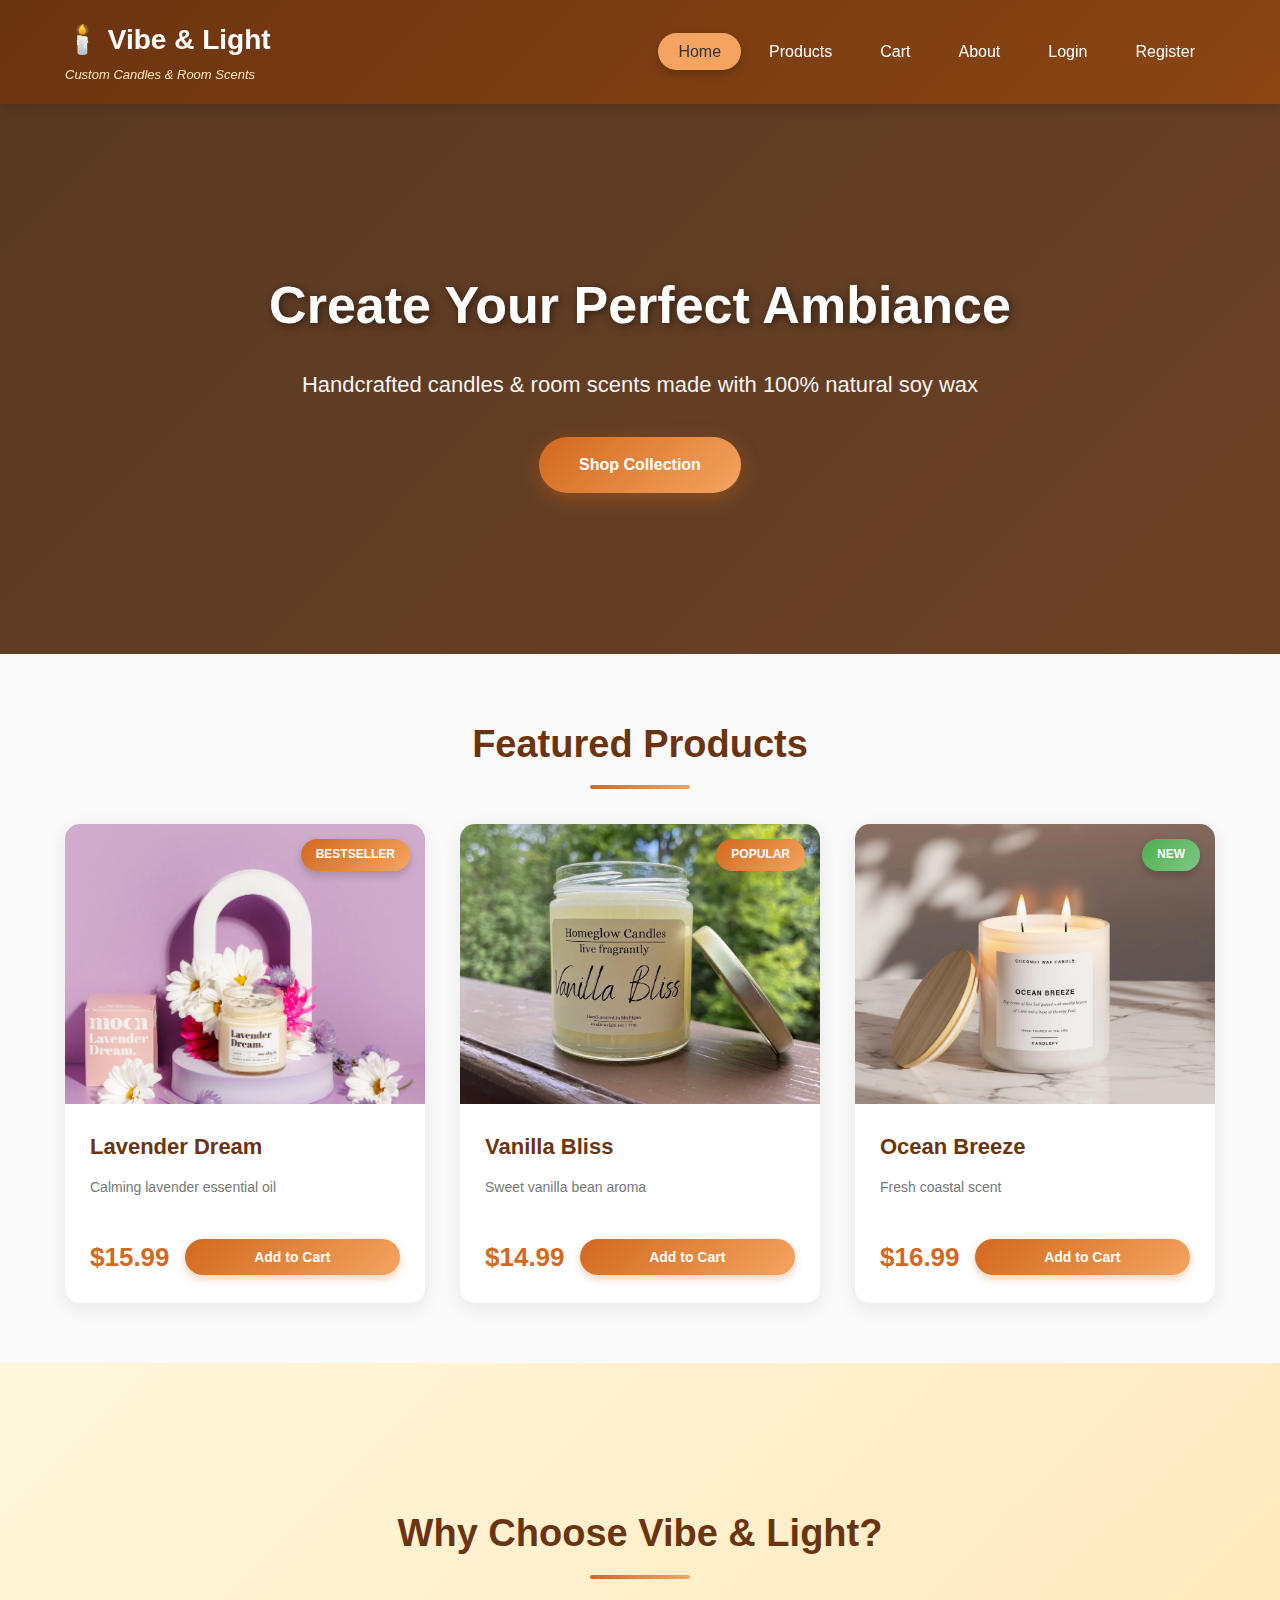
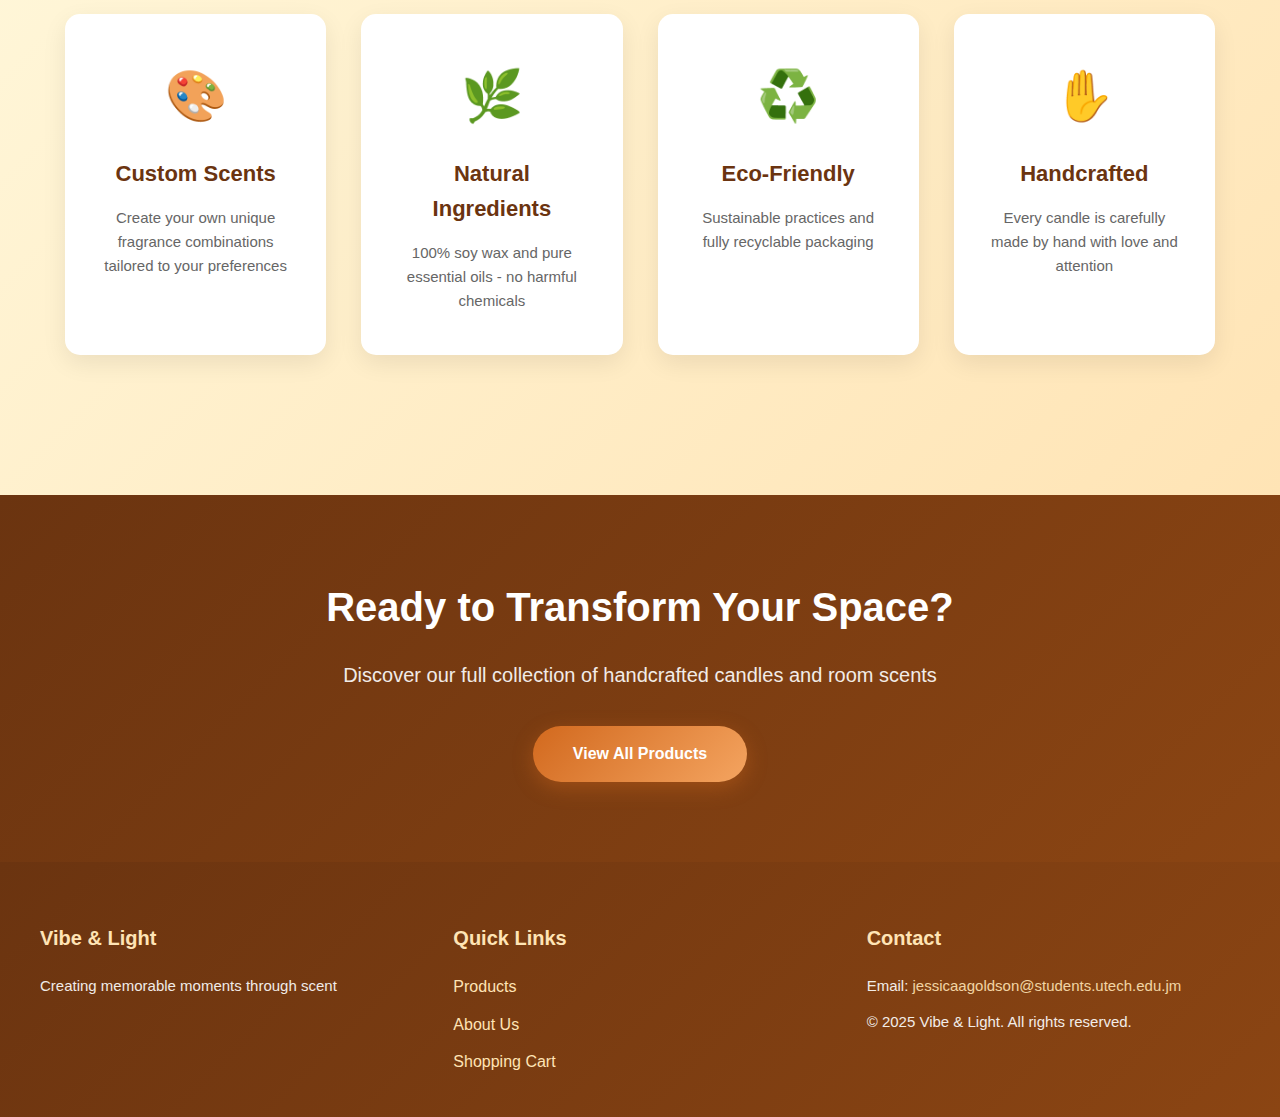
<file: index.html>
<!DOCTYPE html>
<html lang="en">
<head>
    <meta charset="UTF-8">
    <meta name="viewport" content="width=device-width, initial-scale=1.0">
    <meta name="description" content="Vibe & Light - Custom handcrafted candles and room scents">
    <title>Vibe & Light - Custom Candles & Room Scents</title>
    <link rel="stylesheet" href="style.css">
</head>
<body>
    <!-- Navigation -->
    <nav>
        <div class="nav-container">
            <div class="logo">
                <h1>🕯️ Vibe & Light</h1>
                <p>Custom Candles & Room Scents</p>
            </div>
            <ul>
                <li><a href="index.html" class="active">Home</a></li>
                <li><a href="products.html">Products</a></li>
                <li><a href="cart.html">Cart</a></li>
                <li><a href="about.html">About</a></li>
                <li><a href="login.html">Login</a></li>
                <li><a href="register.html">Register</a></li>
            </ul>
        </div>
    </nav>

    <!-- Hero Section -->
    <section class="hero">
        <div class="hero-overlay"></div>
        <div class="hero-content">
            <h2>Create Your Perfect Ambiance</h2>
            <p>Handcrafted candles & room scents made with 100% natural soy wax</p>
            <a href="products.html" class="btn-primary">Shop Collection</a>
        </div>
    </section>

    <!-- Featured Products -->
    <section class="container">
        <h2 class="section-title">Featured Products</h2>
        <div class="products-grid">
            <div class="product-card">
                <div class="product-image">
                    <img src="Assets/lavender_dream.jpg" alt="Lavender Dream Candle">
                    <span class="badge">Bestseller</span>
                </div>
                <div class="product-info">
                    <h3>Lavender Dream</h3>
                    <p class="description">Calming lavender essential oil</p>
                    <div class="product-footer">
                        <p class="price">$15.99</p>
                        <button class="btn-cart" onclick="addToCart('Lavender Dream', 15.99)">Add to Cart</button>
                    </div>
                </div>
            </div>

            <div class="product-card">
                <div class="product-image">
                    <img src="Assets/Vanilla_Bliss.jpg" alt="Vanilla Bliss Candle">
                    <span class="badge">Popular</span>
                </div>
                <div class="product-info">
                    <h3>Vanilla Bliss</h3>
                    <p class="description">Sweet vanilla bean aroma</p>
                    <div class="product-footer">
                        <p class="price">$14.99</p>
                        <button class="btn-cart" onclick="addToCart('Vanilla Bliss', 14.99)">Add to Cart</button>
                    </div>
                </div>
            </div>

            <div class="product-card">
                <div class="product-image">
                    <img src="Assets/Ocean_Breeze.jpg" alt="Ocean Breeze Candle">
                    <span class="badge new">New</span>
                </div>
                <div class="product-info">
                    <h3>Ocean Breeze</h3>
                    <p class="description">Fresh coastal scent</p>
                    <div class="product-footer">
                        <p class="price">$16.99</p>
                        <button class="btn-cart" onclick="addToCart('Ocean Breeze', 16.99)">Add to Cart</button>
                    </div>
                </div>
            </div>
        </div>
    </section>

    <!-- Features Section -->
    <section class="features-section">
        <div class="container">
            <h2 class="section-title">Why Choose Vibe & Light?</h2>
            <div class="features-grid">
                <div class="feature-card">
                    <div class="feature-icon">🎨</div>
                    <h3>Custom Scents</h3>
                    <p>Create your own unique fragrance combinations tailored to your preferences</p>
                </div>
                <div class="feature-card">
                    <div class="feature-icon">🌿</div>
                    <h3>Natural Ingredients</h3>
                    <p>100% soy wax and pure essential oils - no harmful chemicals</p>
                </div>
                <div class="feature-card">
                    <div class="feature-icon">♻️</div>
                    <h3>Eco-Friendly</h3>
                    <p>Sustainable practices and fully recyclable packaging</p>
                </div>
                <div class="feature-card">
                    <div class="feature-icon">✋</div>
                    <h3>Handcrafted</h3>
                    <p>Every candle is carefully made by hand with love and attention</p>
                </div>
            </div>
        </div>
    </section>

    <!-- CTA Section -->
    <section class="cta-section">
        <div class="cta-content">
            <h2>Ready to Transform Your Space?</h2>
            <p>Discover our full collection of handcrafted candles and room scents</p>
            <a href="products.html" class="btn-primary">View All Products</a>
        </div>
    </section>

    <!-- Footer -->
    <footer>
        <div class="footer-content">
            <div class="footer-section">
                <h3>Vibe & Light</h3>
                <p>Creating memorable moments through scent</p>
            </div>
            <div class="footer-section">
                <h3>Quick Links</h3>
                <ul>
                    <li><a href="products.html">Products</a></li>
                    <li><a href="about.html">About Us</a></li>
                    <li><a href="cart.html">Shopping Cart</a></li>
                </ul>
            </div>
            <div class="footer-section">
                <h3>Contact</h3>
                <p>Email: <a href="mailto:jessicaagoldson@students.utech.edu.jm">jessicaagoldson@students.utech.edu.jm</a></p>
                <p>&copy; 2025 Vibe & Light. All rights reserved.</p>
            </div>
        </div>
    </footer>

    <script src="script.js"></script>
</body>
</html>
</file>
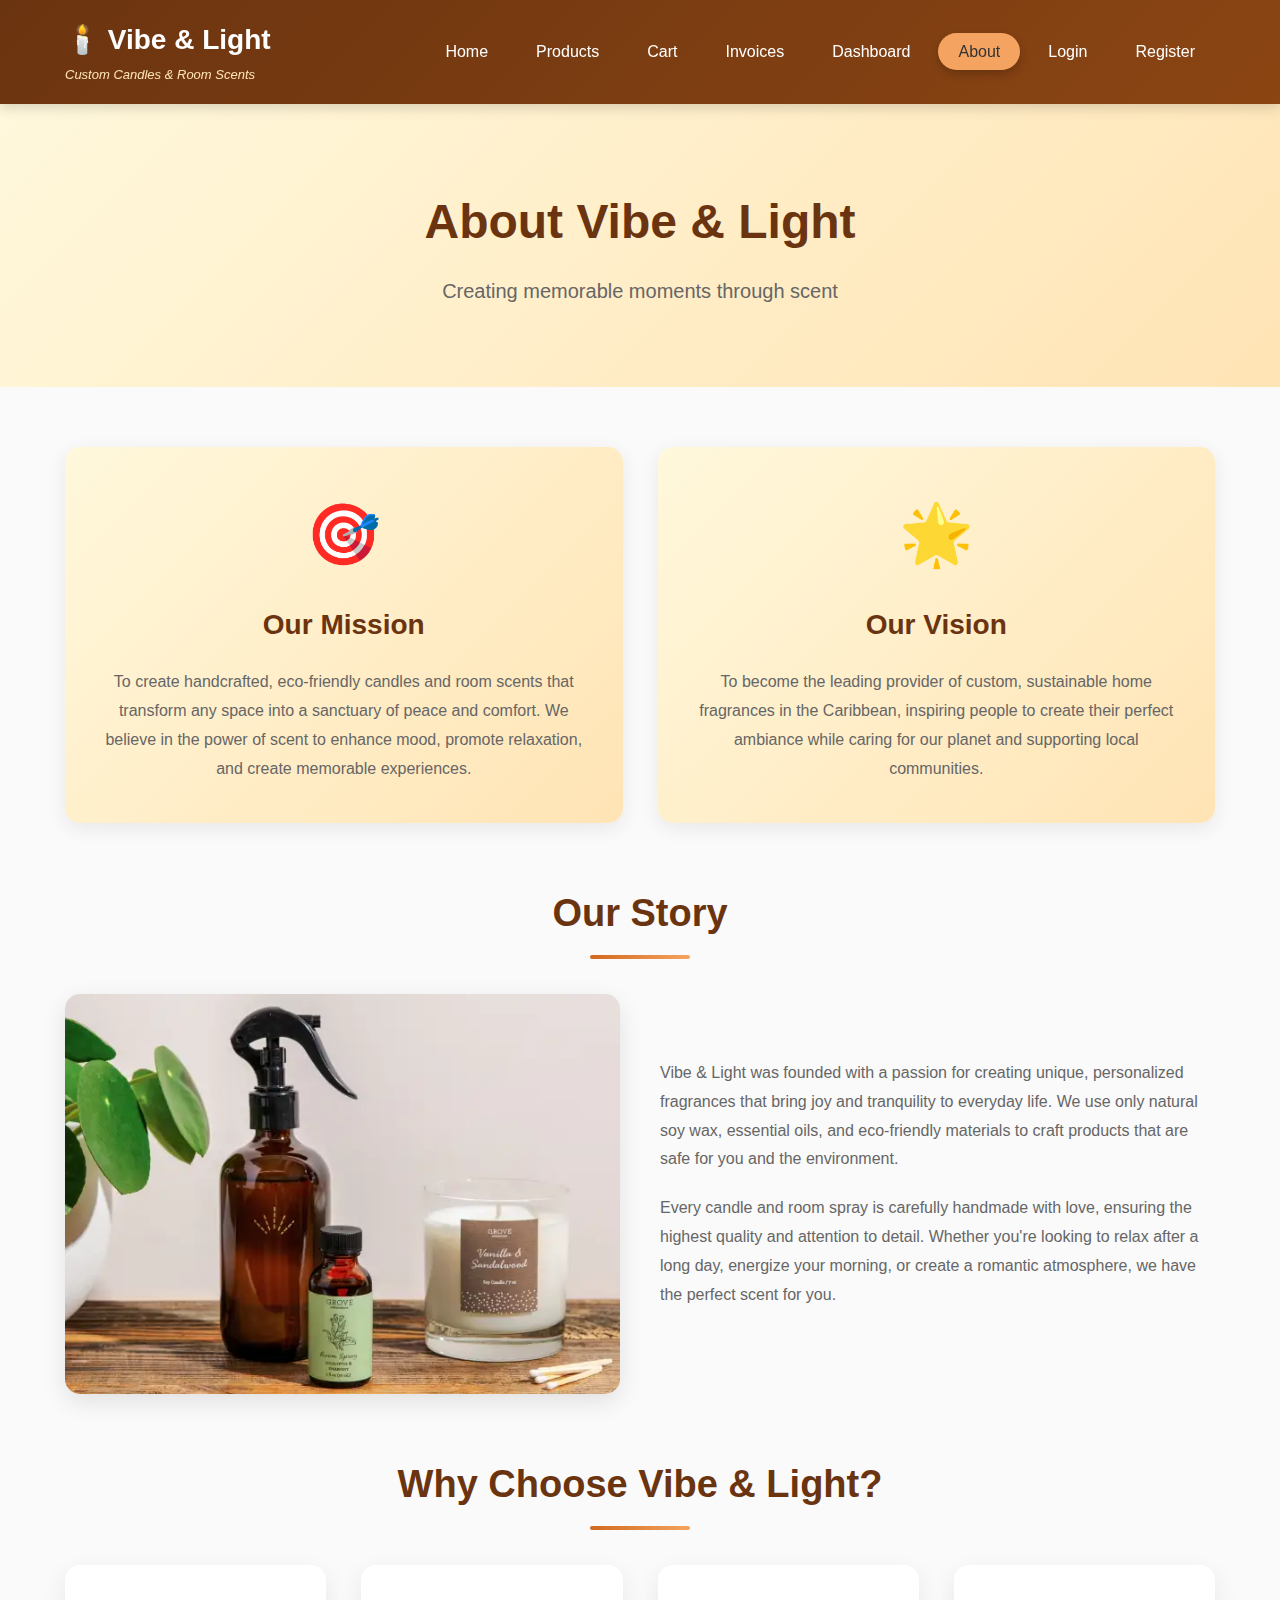
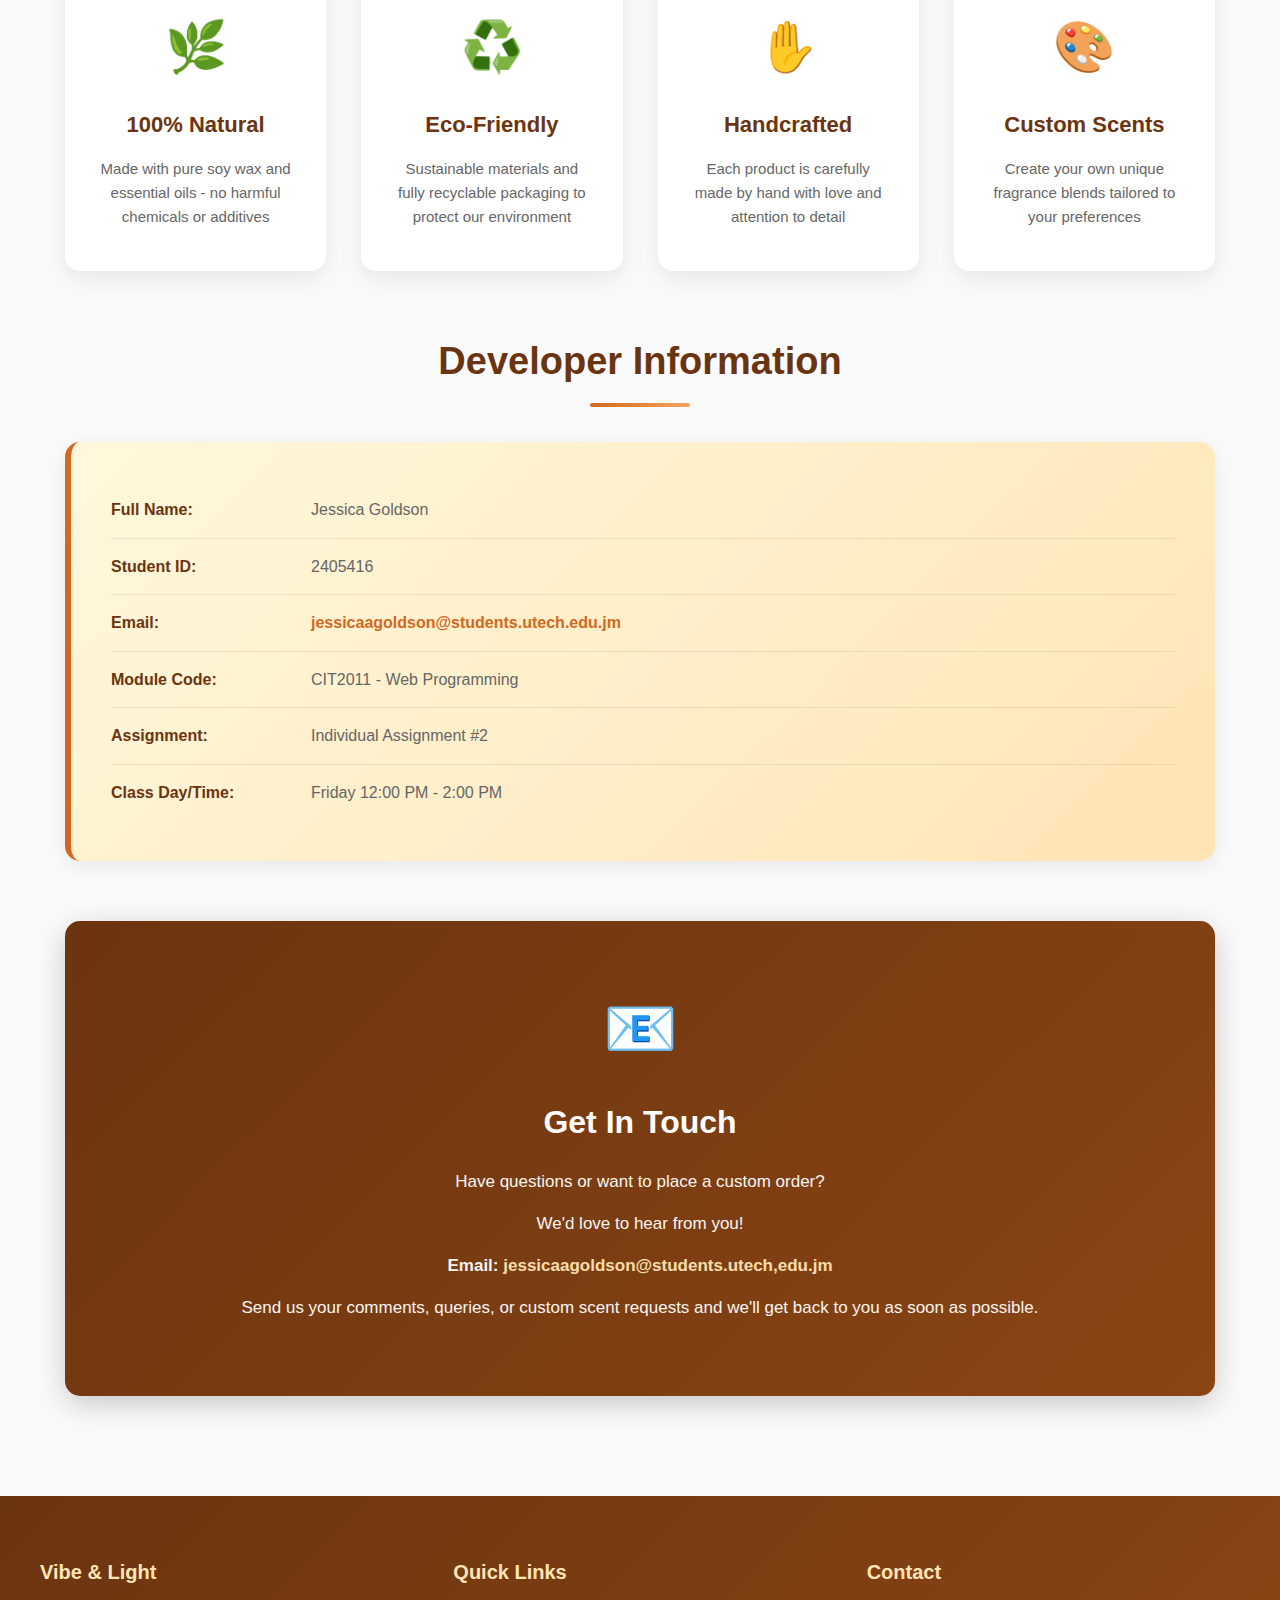
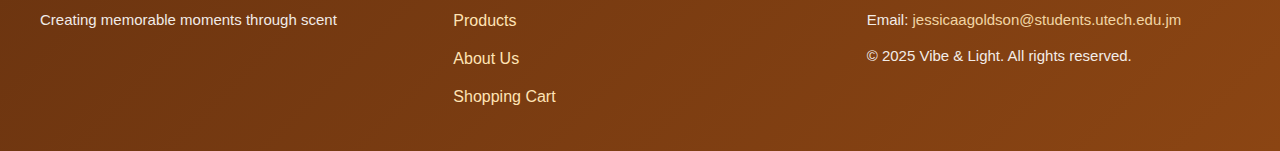
<file: about.html>
<!DOCTYPE html>
<html lang="en">
<head>
    <meta charset="UTF-8">
    <meta name="viewport" content="width=device-width, initial-scale=1.0">
    <meta name="description" content="Learn about Vibe & Light - our mission, vision, and commitment to handcrafted candles">
    <title>About Us - Vibe & Light</title>
    <link rel="stylesheet" href="style.css">
</head>
<body>
    <!-- Navigation -->
    <nav>
        <div class="nav-container">
            <div class="logo">
                <h1>🕯️ Vibe & Light</h1>
                <p>Custom Candles & Room Scents</p>
            </div>
            <ul>
                <li><a href="index.html">Home</a></li>
                <li><a href="products.html">Products</a></li>
                <li><a href="cart.html">Cart</a></li>
                <li><a href="invoice-history.html">Invoices</a></li>
                <li><a href="dashboard.html">Dashboard</a></li>
                <li><a href="about.html" class="active">About</a></li>
                <li><a href="login.html">Login</a></li>
                <li><a href="register.html">Register</a></li>
            </ul>
        </div>
    </nav>

    <!-- About Header -->
    <section class="about-header">
        <h1>About Vibe & Light</h1>
        <p>Creating memorable moments through scent</p>
    </section>

    <!-- About Content -->
    <section class="container">
        <!-- Mission and Vision -->
        <div class="mission-vision">
            <div class="mission-box">
                <div class="icon-large">🎯</div>
                <h2>Our Mission</h2>
                <p>To create handcrafted, eco-friendly candles and room scents that transform any space into a sanctuary of peace and comfort. We believe in the power of scent to enhance mood, promote relaxation, and create memorable experiences.</p>
            </div>

            <div class="vision-box">
                <div class="icon-large">🌟</div>
                <h2>Our Vision</h2>
                <p>To become the leading provider of custom, sustainable home fragrances in the Caribbean, inspiring people to create their perfect ambiance while caring for our planet and supporting local communities.</p>
            </div>
        </div>

        <!-- Our Story -->
        <div class="story-section">
            <h2 class="section-title">Our Story</h2>
            <div class="story-content">
                <img src="Assets/Our_Story.jpg" alt="Our Story">
                <div class="story-text">
                    <p>Vibe & Light was founded with a passion for creating unique, personalized fragrances that bring joy and tranquility to everyday life. We use only natural soy wax, essential oils, and eco-friendly materials to craft products that are safe for you and the environment.</p>
                    <p>Every candle and room spray is carefully handmade with love, ensuring the highest quality and attention to detail. Whether you're looking to relax after a long day, energize your morning, or create a romantic atmosphere, we have the perfect scent for you.</p>
                </div>
            </div>
        </div>

        <!-- Why Choose Us -->
        <div class="why-choose">
            <h2 class="section-title">Why Choose Vibe & Light?</h2>
            <div class="features-grid">
                <div class="feature-card">
                    <div class="feature-icon">🌿</div>
                    <h3>100% Natural</h3>
                    <p>Made with pure soy wax and essential oils - no harmful chemicals or additives</p>
                </div>
                <div class="feature-card">
                    <div class="feature-icon">♻️</div>
                    <h3>Eco-Friendly</h3>
                    <p>Sustainable materials and fully recyclable packaging to protect our environment</p>
                </div>
                <div class="feature-card">
                    <div class="feature-icon">✋</div>
                    <h3>Handcrafted</h3>
                    <p>Each product is carefully made by hand with love and attention to detail</p>
                </div>
                <div class="feature-card">
                    <div class="feature-icon">🎨</div>
                    <h3>Custom Scents</h3>
                    <p>Create your own unique fragrance blends tailored to your preferences</p>
                </div>
            </div>
        </div>

        <!-- Developer Information -->
        <div class="developer-info">
            <h2 class="section-title">Developer Information</h2>
            <div class="info-card">
                <div class="info-row">
                    <span class="info-label">Full Name:</span>
                    <span class="info-value">Jessica Goldson</span>
                </div>
                <div class="info-row">
                    <span class="info-label">Student ID:</span>
                    <span class="info-value">2405416</span>
                </div>
                <div class="info-row">
                    <span class="info-label">Email:</span>
                    <span class="info-value"><a href="mailto:jessicaagoldson@students.utech.edu.jm">jessicaagoldson@students.utech.edu.jm</a></span>
                </div>
                <div class="info-row">
                    <span class="info-label">Module Code:</span>
                    <span class="info-value">CIT2011 - Web Programming</span>
                </div>
                <div class="info-row">
                    <span class="info-label">Assignment:</span>
                    <span class="info-value">Individual Assignment #2</span>
                </div>
                <div class="info-row">
                    <span class="info-label">Class Day/Time:</span>
                    <span class="info-value">Friday 12:00 PM - 2:00 PM</span>
                </div>
            </div>
        </div>

        <!-- Contact Section -->
        <div class="contact-section">
            <div class="contact-card">
                <div class="icon-large">📧</div>
                <h2>Get In Touch</h2>
                <p>Have questions or want to place a custom order?</p>
                <p>We'd love to hear from you!</p>
                <p class="contact-email">
                    <strong>Email:</strong> 
                    <a href="mailto:jessicaagoldson@students.utech.edu.jm">jessicaagoldson@students.utech,edu.jm</a>
                </p>
                <p>Send us your comments, queries, or custom scent requests and we'll get back to you as soon as possible.</p>
            </div>
        </div>
    </section>

    <!-- Footer -->
    <footer>
        <div class="footer-content">
            <div class="footer-section">
                <h3>Vibe & Light</h3>
                <p>Creating memorable moments through scent</p>
            </div>
            <div class="footer-section">
                <h3>Quick Links</h3>
                <ul>
                    <li><a href="products.html">Products</a></li>
                    <li><a href="about.html">About Us</a></li>
                    <li><a href="cart.html">Shopping Cart</a></li>
                </ul>
            </div>
            <div class="footer-section">
                <h3>Contact</h3>
                <p>Email: <a href="mailto:jessicaagoldson@students.utech.edu.jm">jessicaagoldson@students.utech.edu.jm</a></p>
                <p>&copy; 2025 Vibe & Light. All rights reserved.</p>
            </div>
        </div>
    </footer>

    <script src="script.js"></script>
</body>
</html>
</file>
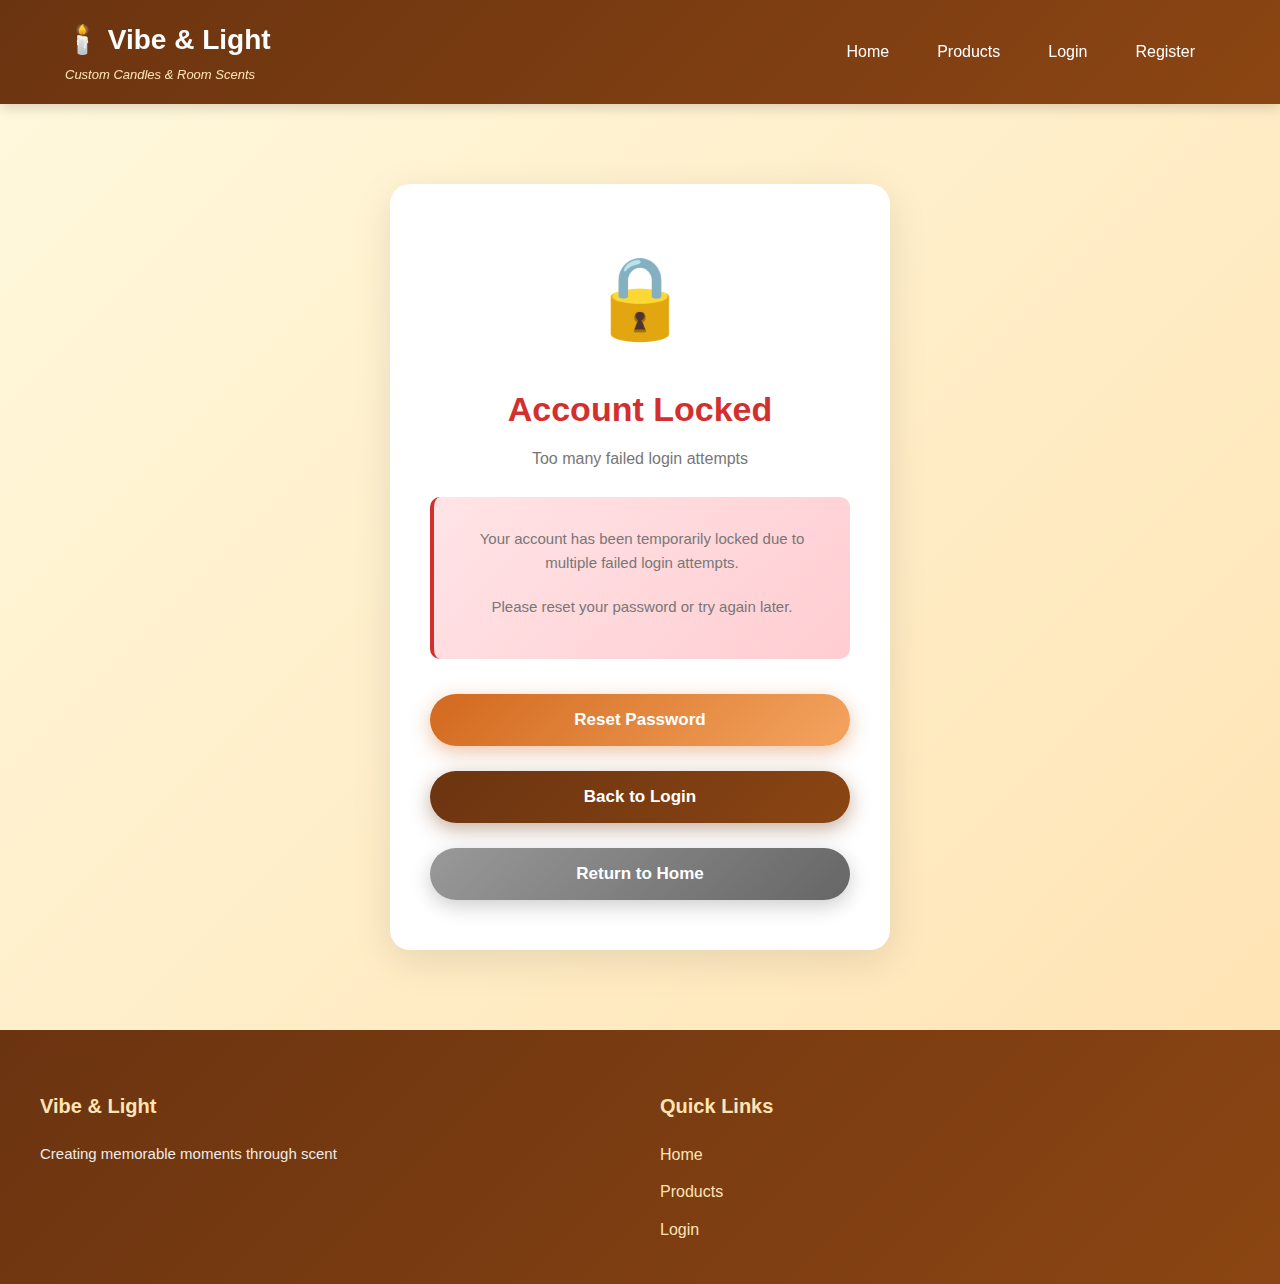
<file: account-locked.html>
<!DOCTYPE html>
<html lang="en">
<head>
    <meta charset="UTF-8">
    <meta name="viewport" content="width=device-width, initial-scale=1.0">
    <title>Account Locked - Vibe & Light</title>
    <link rel="stylesheet" href="style.css">
</head>
<body>

<!-- Navigation (updated version) -->
<nav>
    <div class="nav-container">
        <div class="logo">
            <h1>🕯️ Vibe & Light</h1>
            <p>Custom Candles & Room Scents</p>
        </div>
        <ul>
            <li><a href="index.html">Home</a></li>
            <li><a href="products.html">Products</a></li>
            <!-- Remove active class from login/register -->
            <li><a href="login.html">Login</a></li>
            <li><a href="register.html">Register</a></li>
        </ul>
    </div>
</nav>

    <!-- Account Locked Message -->
    <div class="form-page">
        <div class="form-box">
            <div class="locked-icon">🔒</div>
            <h1 style="color: #d32f2f;">Account Locked</h1>
            <p>Too many failed login attempts</p>
            
            <div class="locked-message">
                <p>Your account has been temporarily locked due to multiple failed login attempts.</p>
                <p>Please reset your password or try again later.</p>
            </div>
            
            <div class="form-buttons-vertical">
                <button onclick="resetPassword()" class="btn-primary">Reset Password</button>
                <button onclick="window.location.href='login.html'" class="btn-secondary">Back to Login</button>
                <button onclick="window.location.href='index.html'" class="btn-home">Return to Home</button>
            </div>
        </div>
    </div>

    <!-- Footer -->
    <footer>
        <div class="footer-content">
            <div class="footer-section">
                <h3>Vibe & Light</h3>
                <p>Creating memorable moments through scent</p>
            </div>
            <div class="footer-section">
                <h3>Quick Links</h3>
                <ul>
                    <li><a href="index.html">Home</a></li>
                    <li><a href="products.html">Products</a></li>
                    <li><a href="login.html">Login</a></li>
                </ul>
            </div>
        </div>
    </footer>

    <script src="script.js"></script>
</body>
</html>
</file>
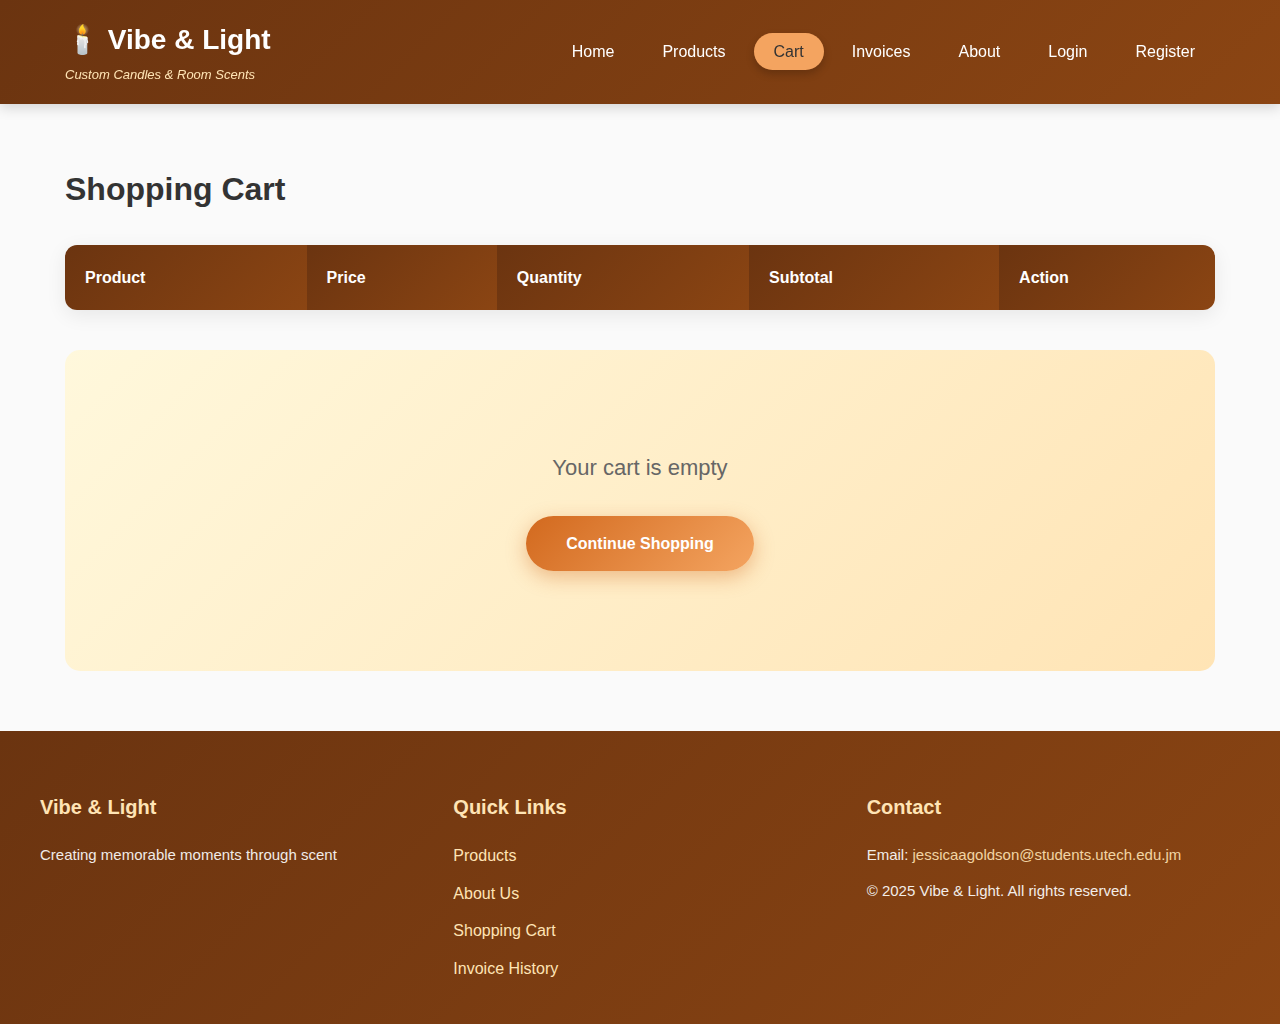
<file: cart.html>
<!DOCTYPE html>
<html lang="en">
<head>
    <meta charset="UTF-8">
    <meta name="viewport" content="width=device-width, initial-scale=1.0">
    <title>Shopping Cart - Vibe & Light</title>
    <link rel="stylesheet" href="style.css">
</head>
<body>
    <!-- Navigation -->
    <nav>
        <div class="nav-container">
            <div class="logo">
                <h1>🕯️ Vibe & Light</h1>
                <p>Custom Candles & Room Scents</p>
            </div>
            <ul>
                <li><a href="index.html">Home</a></li>
                <li><a href="products.html">Products</a></li>
                <li><a href="cart.html" class="active">Cart</a></li>
                <li><a href="invoice-history.html">Invoices</a></li>
                <li><a href="about.html">About</a></li>
                <li><a href="login.html">Login</a></li>
                <li><a href="register.html">Register</a></li>
            </ul>
        </div>
    </nav>

    <!-- Cart Section -->
    <section class="container">
        <h1 class="page-title">Shopping Cart</h1>

        <table id="cartTable">
            <tr>
                <th>Product</th>
                <th>Price</th>
                <th>Quantity</th>
                <th>Subtotal</th>
                <th>Action</th>
            </tr>
        </table>

        <div id="emptyMessage">
            <p>Your cart is empty</p>
            <a href="products.html" class="btn-primary">Continue Shopping</a>
        </div>

        <div id="cartSummary" style="display:none;">
            <h2>Order Summary</h2>
            <p><span>Subtotal:</span> <span id="subtotal">$0.00</span></p>
            <p><span>Discount (10%):</span> <span id="discount">$0.00</span></p>
            <p><span>Tax (15%):</span> <span id="tax">$0.00</span></p>
            <h3><span>Total:</span> <span id="total">$0.00</span></h3>

            <div style="display: flex; gap: 15px; margin-top: 25px;">
                <button onclick="clearCart()" style="flex: 1; background: #999;">Clear All</button>
                <button onclick="proceedToCheckout()" class="btn-primary" style="flex: 1;">Proceed to Checkout</button>
            </div>
        </div>
    </section>

    <!-- Footer -->
    <footer>
        <div class="footer-content">
            <div class="footer-section">
                <h3>Vibe & Light</h3>
                <p>Creating memorable moments through scent</p>
            </div>
            <div class="footer-section">
                <h3>Quick Links</h3>
                <ul>
                    <li><a href="products.html">Products</a></li>
                    <li><a href="about.html">About Us</a></li>
                    <li><a href="cart.html">Shopping Cart</a></li>
                    <li><a href="invoice-history.html">Invoice History</a></li>
                </ul>
            </div>
            <div class="footer-section">
                <h3>Contact</h3>
                <p>Email: <a href="mailto:jessicaagoldson@students.utech.edu.jm">jessicaagoldson@students.utech.edu.jm</a></p>
                <p>&copy; 2025 Vibe & Light. All rights reserved.</p>
            </div>
        </div>
    </footer>

   <script src="script.js"></script>
<script>
    // Load and display cart when page loads
    window.addEventListener('DOMContentLoaded', function() {
        loadCurrentUser();
        loadCart();
        showCart();
    });

    function proceedToCheckout() {
        if (!currentUser) {
            if (confirm('You need to login or register to proceed to checkout. Would you like to login now?')) {
                window.location.href = 'login.html';
            }
        } else {
            window.location.href = 'checkout.html';
        }
    }
</script>
</body>
</html>
</file>
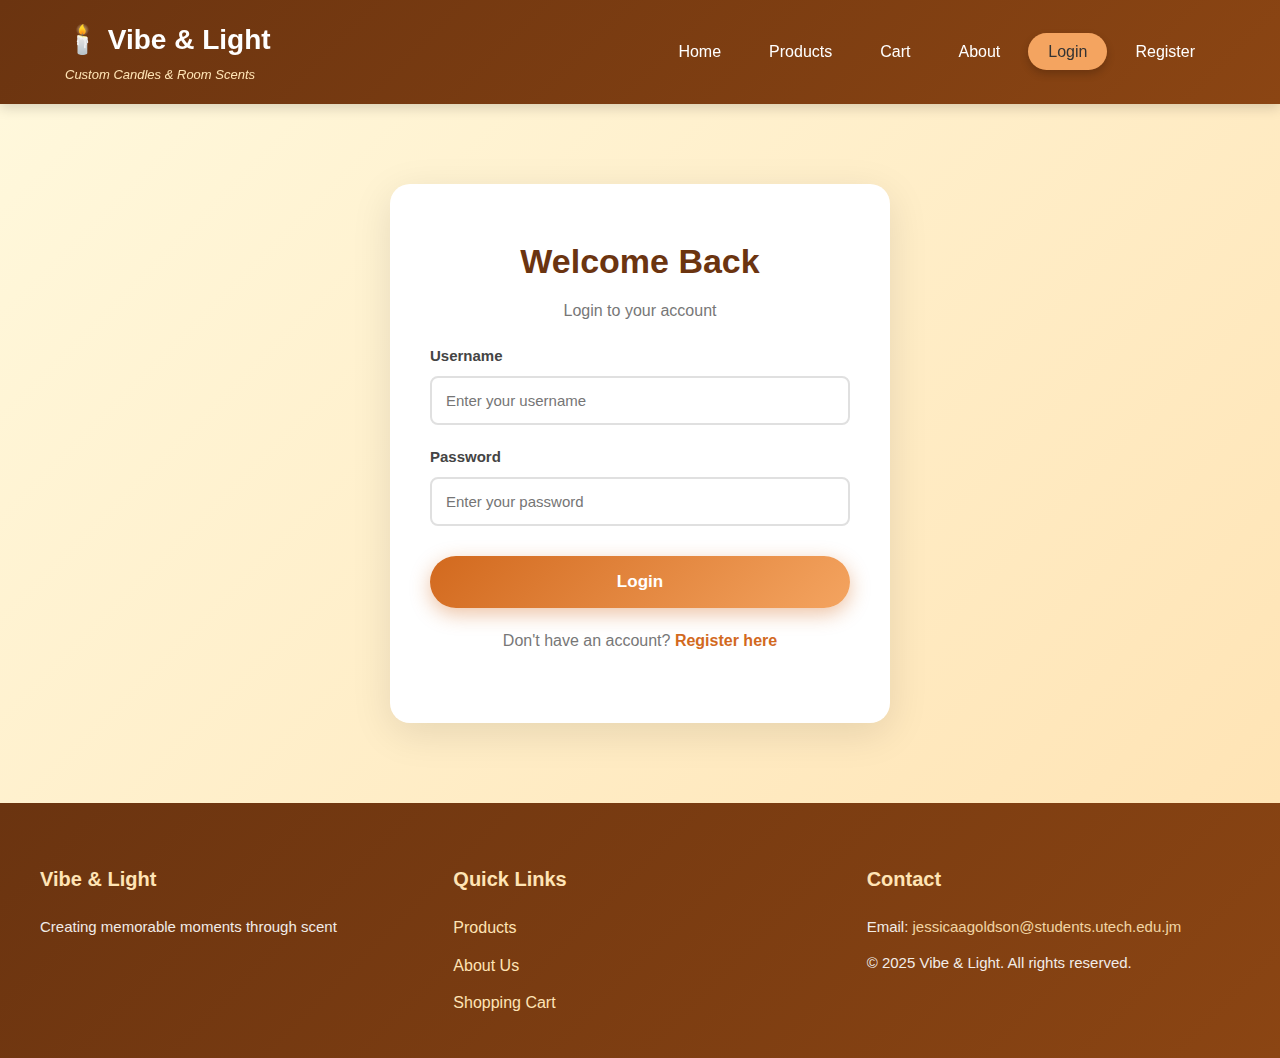
<file: checkout.html>
<!DOCTYPE html>
<html lang="en">
<head>
    <meta charset="UTF-8">
    <meta name="viewport" content="width=device-width, initial-scale=1.0">
    <title>Checkout - Vibe & Light</title>
    <link rel="stylesheet" href="style.css">
</head>
<body>
    <!-- Navigation -->
    <nav>
        <div class="nav-container">
            <div class="logo">
                <h1>🕯️ Vibe & Light</h1>
                <p>Custom Candles & Room Scents</p>
            </div>
            <ul>
                <li><a href="index.html">Home</a></li>
                <li><a href="products.html">Products</a></li>
                <li><a href="cart.html">Cart</a></li>
                <li><a href="invoice-history.html">Invoices</a></li>
                <li><a href="about.html">About</a></li>
                <li><a href="login.html">Login</a></li>
                <li><a href="register.html">Register</a></li>
            </ul>
        </div>
    </nav>

    <!-- Checkout Section -->
    <div class="form-page">
        <div class="form-box">
            <h1>Checkout</h1>
            <p>Complete your purchase</p>
            <div class="shipping">
                <h2>Shipping Details</h2>
                <form onsubmit="return processCheckout()">
                    <label>Full Name</label>
                    <input type="text" id="shippingName" required placeholder="Enter your full name">

                    <label>Email</label>
                    <input type="email" id="shippingEmail" required placeholder="Enter your email">

                    <label>Phone</label>
                    <input type="tel" id="shippingPhone" required placeholder="Enter your phone number">

                    <label>Address</label>
                    <textarea id="shippingAddress" required placeholder="Enter your shipping address" rows="3"></textarea>

                    <label>City</label>
                    <input type="text" id="shippingCity" required placeholder="Enter your city">

                    <label>Postal Code</label>
                    <input type="text" id="postalCode" required placeholder="Enter postal code">

                    <h2 style="margin-top: 30px;">Payment Information</h2>
                    
                    <label>Payment Method</label>
                    <select id="paymentMethod" required onchange="togglePaymentFields()">
                        <option value="">Select Payment Method</option>
                        <option value="credit">Credit Card</option>
                        <option value="debit">Debit Card</option>
                        <option value="paypal">PayPal</option>
                        <option value="cash">Cash on Delivery</option>
                    </select>

                    <!-- Payment Credentials Section -->
                    <div id="cardCredentials" style="display: none;">
                        <label>Card Number</label>
                        <input type="text" id="cardNumber" placeholder="1234 5678 9012 3456" maxlength="19">

                        <label>Cardholder Name</label>
                        <input type="text" id="cardholderName" placeholder="Name on card">

                        <div style="display: grid; grid-template-columns: 1fr 1fr; gap: 15px;">
                            <div>
                                <label>Expiry Date</label>
                                <input type="text" id="expiryDate" placeholder="MM/YY" maxlength="5">
                            </div>
                            <div>
                                <label>CVV</label>
                                <input type="text" id="cvv" placeholder="123" maxlength="3">
                            </div>
                        </div>
                    </div>

                    <div id="paypalCredentials" style="display: none;">
                        <label>PayPal Email</label>
                        <input type="email" id="paypalEmail" placeholder="your.email@example.com">

                        <label>PayPal Password</label>
                        <input type="password" id="paypalPassword" placeholder="Enter PayPal password">
                    </div>

                    <div id="cashMessage" style="display: none; background: #FFF8DC; padding: 15px; border-radius: 8px; margin-top: 15px;">
                        <p style="margin: 0; color: #6B3410;"><strong>Cash on Delivery:</strong> You will pay when your order is delivered.</p>
                    </div>

                    <label>Amount Being Paid</label>
                    <input type="number" id="amountPaid" step="0.01" required placeholder="Enter amount">

                    <div class="form-buttons">
                        <button type="button" onclick="cancelCheckout()">Cancel</button>
                        <button type="submit">Confirm Order</button>
                    </div>
                </form>
            </div>
        </div>
    </div>

    <div class="checkout-summary">
        <div class="form-box">
            <h2>Order Summary</h2>
            <div id="orderItems"></div>
            <p><span>Subtotal:</span> <span id="checkoutSubtotal">$0.00</span></p>
            <p><span>Discount (10%):</span> <span id="checkoutDiscount">$0.00</span></p>
            <p><span>Tax (15%):</span> <span id="checkoutTax">$0.00</span></p>
            <h3><span>Total:</span> <span id="checkoutTotal">$0.00</span></h3>

            <!-- Security Badge -->
            <div class="security-badge">
                <div class="badge-icon">🔒</div>
                <p>Your payment information is secure and encrypted</p>
            </div>
        </div>
    </div>

    <!-- Footer -->
    <footer>
        <div class="footer-content">
            <div class="footer-section">
                <h3>Vibe & Light</h3>
                <p>Creating memorable moments through scent</p>
            </div>
            <div class="footer-section">
                <h3>Quick Links</h3>
                <ul>
                    <li><a href="products.html">Products</a></li>
                    <li><a href="about.html">About Us</a></li>
                    <li><a href="cart.html">Shopping Cart</a></li>
                    <li><a href="invoice-history.html">Invoice History</a></li>
                </ul>
            </div>
            <div class="footer-section">
                <h3>Contact</h3>
                <p>Email: <a href="mailto:jessicaagoldson@students.utech.edu.jm">jessicaagoldson@students.utech.edu.jm</a></p>
                <p>&copy; 2025 Vibe & Light. All rights reserved.</p>
            </div>
        </div>
    </footer>

    <script src="script.js"></script>
    <script>
        // Toggle payment credential fields based on selected method
        function togglePaymentFields() {
            var method = document.getElementById('paymentMethod').value;
            var cardFields = document.getElementById('cardCredentials');
            var paypalFields = document.getElementById('paypalCredentials');
            var cashMessage = document.getElementById('cashMessage');
            
            // Hide all fields first
            cardFields.style.display = 'none';
            paypalFields.style.display = 'none';
            cashMessage.style.display = 'none';
            
            // Clear required attributes
            document.getElementById('cardNumber').removeAttribute('required');
            document.getElementById('cardholderName').removeAttribute('required');
            document.getElementById('expiryDate').removeAttribute('required');
            document.getElementById('cvv').removeAttribute('required');
            document.getElementById('paypalEmail').removeAttribute('required');
            document.getElementById('paypalPassword').removeAttribute('required');
            
            // Show relevant fields
            if (method === 'credit' || method === 'debit') {
                cardFields.style.display = 'block';
                document.getElementById('cardNumber').setAttribute('required', 'required');
                document.getElementById('cardholderName').setAttribute('required', 'required');
                document.getElementById('expiryDate').setAttribute('required', 'required');
                document.getElementById('cvv').setAttribute('required', 'required');
            } else if (method === 'paypal') {
                paypalFields.style.display = 'block';
                document.getElementById('paypalEmail').setAttribute('required', 'required');
                document.getElementById('paypalPassword').setAttribute('required', 'required');
            } else if (method === 'cash') {
                cashMessage.style.display = 'block';
            }
        }

        // Format card number with spaces
        document.addEventListener('DOMContentLoaded', function() {
            var cardInput = document.getElementById('cardNumber');
            if (cardInput) {
                cardInput.addEventListener('input', function(e) {
                    var value = e.target.value.replace(/\s/g, '');
                    var formatted = value.match(/.{1,4}/g);
                    e.target.value = formatted ? formatted.join(' ') : value;
                });
            }

            // Format expiry date
            var expiryInput = document.getElementById('expiryDate');
            if (expiryInput) {
                expiryInput.addEventListener('input', function(e) {
                    var value = e.target.value.replace(/\D/g, '');
                    if (value.length >= 2) {
                        e.target.value = value.substring(0, 2) + '/' + value.substring(2, 4);
                    } else {
                        e.target.value = value;
                    }
                });
            }
        });
    </script>
</body>
</html>
</file>
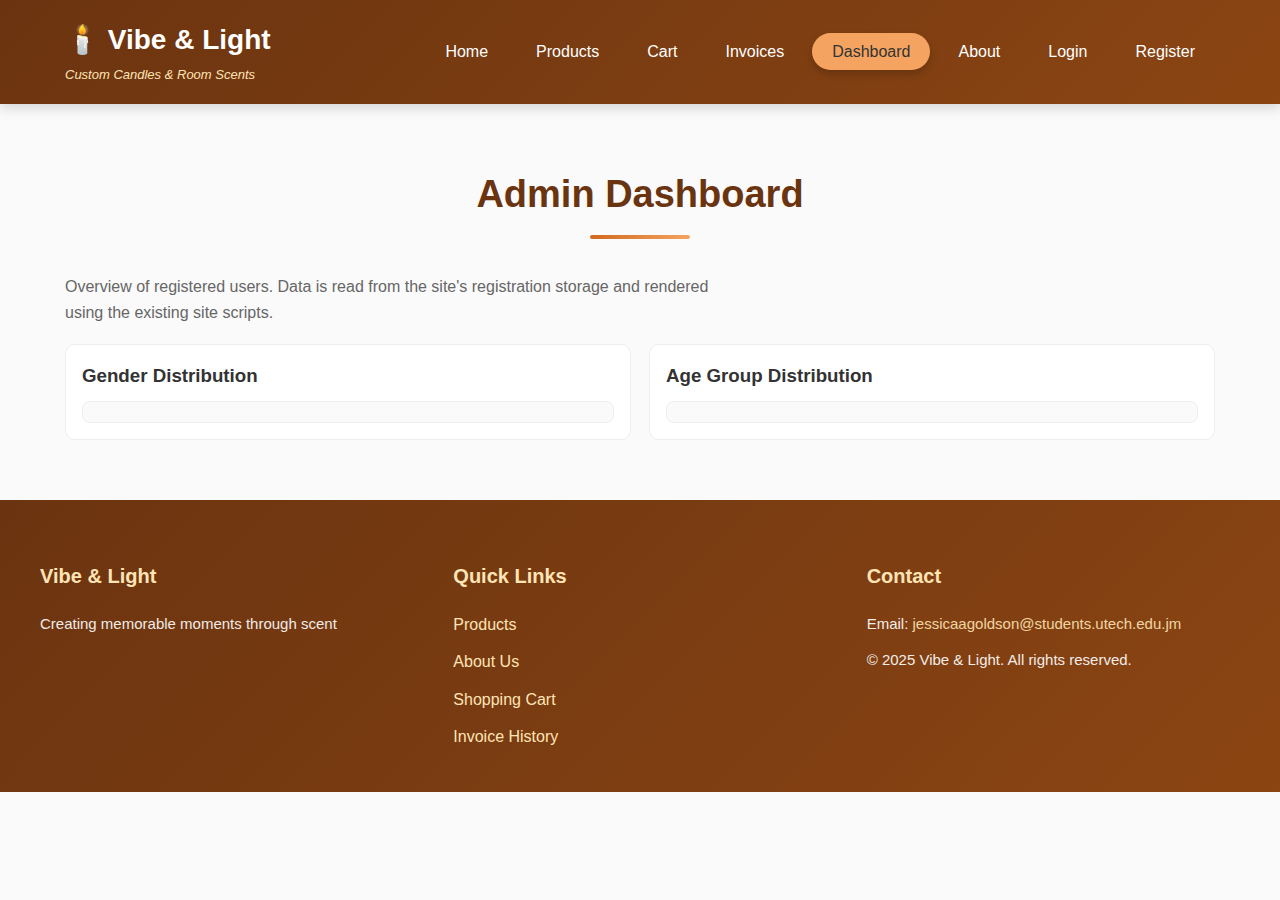
<file: dashboard.html>
<!DOCTYPE html>
<html lang="en">
<head>
	<meta charset="UTF-8">
	<meta name="viewport" content="width=device-width, initial-scale=1.0">
	<title>Dashboard - Vibe & Light</title>
	<link rel="stylesheet" href="style.css">
</head>
<body>
	<nav>
		<div class="nav-container">
			<div class="logo">
				<h1>🕯️ Vibe & Light</h1>
				<p>Custom Candles & Room Scents</p>
			</div>
			<ul>
				<li><a href="index.html">Home</a></li>
				<li><a href="products.html">Products</a></li>
				<li><a href="cart.html">Cart</a></li>
				<li><a href="invoice-history.html">Invoices</a></li>
				<li><a href="dashboard.html" class="active">Dashboard</a></li>
				<li><a href="about.html">About</a></li>
				<li><a href="login.html">Login</a></li>
				<li><a href="register.html">Register</a></li>
			</ul>
		</div>
	</nav>

	<section class="container">
		<h2 class="section-title">Admin Dashboard</h2>

		<p style="color:#666; max-width:680px">Overview of registered users. Data is read from the site's registration storage and rendered using the existing site scripts.</p>

		<div class="dashboard-grid" style="margin-top:18px; gap:18px; display:grid; grid-template-columns: repeat(auto-fit, minmax(280px, 1fr));">
			<div class="card">
				<h3>Gender Distribution</h3>
				<div id="genderChart" class="chart-container"></div>
			</div>

			<div class="card">
				<h3>Age Group Distribution</h3>
				<div id="ageChart" class="chart-container"></div>
			</div>
		</div>
	</section>

	<style>
		.card { background:#fff; border:1px solid #eee; padding:16px; border-radius:10px; }
		.chart-container { padding:10px; border-radius:8px; background:#fafafa; border:1px solid #eee; margin-top:10px; }
		.bar-row { display:flex; align-items:center; margin:8px 0; }
		.bar-label { width:110px; font-size:14px; font-weight:600; color:#444; }
		.bar { height:16px; background:#6B3410; border-radius:6px; margin:0 12px; transition: width 0.3s ease; }
		.bar-value { font-size:13px; font-weight:700; color:#333; min-width:28px; text-align:right; }
		@media (max-width:520px) { .bar-label { width:80px; } }
	</style>

	<footer>
		<div class="footer-content">
			<div class="footer-section">
				<h3>Vibe & Light</h3>
				<p>Creating memorable moments through scent</p>
			</div>
			<div class="footer-section">
				<h3>Quick Links</h3>
				<ul>
					<li><a href="products.html">Products</a></li>
					<li><a href="about.html">About Us</a></li>
					<li><a href="cart.html">Shopping Cart</a></li>
					<li><a href="invoice-history.html">Invoice History</a></li>
				</ul>
			</div>
			<div class="footer-section">
				<h3>Contact</h3>
				<p>Email: <a href="mailto:jessicaagoldson@students.utech.edu.jm">jessicaagoldson@students.utech.edu.jm</a></p>
				<p>&copy; 2025 Vibe & Light. All rights reserved.</p>
			</div>
		</div>
	</footer>

	<script src="script.js"></script>
	<script>
		// Ensure charts render when this page loads (safe to call multiple times)
		document.addEventListener('DOMContentLoaded', function() {
			if (typeof ShowUserFrequency === 'function') {
				ShowUserFrequency();
			}
		});
	</script>
</body>
</html>
</file>
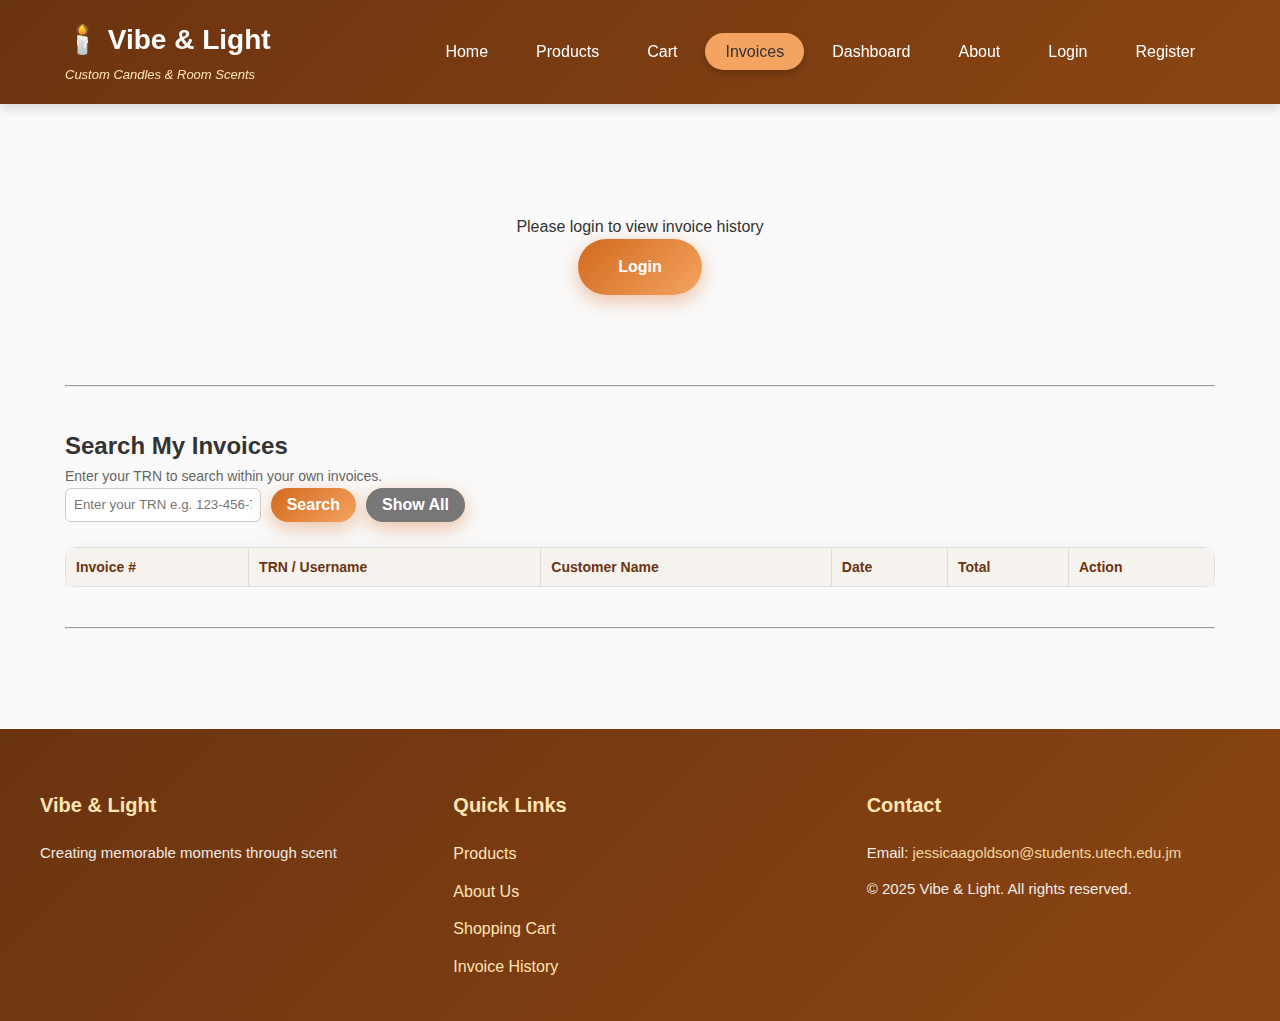
<file: invoice-history.html>
<!DOCTYPE html>
<html lang="en">
<head>
    <meta charset="UTF-8">
    <meta name="viewport" content="width=device-width, initial-scale=1.0">
    <title>Invoice History - Vibe & Light</title>
    <link rel="stylesheet" href="style.css">
</head>
<body>
    <!-- Navigation -->
    <nav>
        <div class="nav-container">
            <div class="logo">
                <h1>🕯️ Vibe & Light</h1>
                <p>Custom Candles & Room Scents</p>
            </div>
            <ul>
                <li><a href="index.html">Home</a></li>
                <li><a href="products.html">Products</a></li>
                <li><a href="cart.html">Cart</a></li>
                <li><a href="invoice-history.html" class="active">Invoices</a></li>
                <li><a href="dashboard.html">Dashboard</a></li>
                <li><a href="about.html">About</a></li>
                <li><a href="login.html">Login</a></li>
                <li><a href="register.html">Register</a></li>
            </ul>
        </div>
    </nav>

    <!-- Invoice History Section -->
    <section class="container">
    <div id="invoiceHistory"></div>

    <hr style="margin: 40px 0;">

<div class="admin-search">
    <h2>Search My Invoices</h2>
    <p style="font-size: 14px; color: #666;">
        Enter your TRN to search within your own invoices.
    </p>

    <div style="display: flex; gap: 10px; margin-bottom: 15px; max-width: 400px;">
        <input type="text" id="searchTrn"
               placeholder="Enter your TRN e.g. 123-456-789"
               style="flex: 1; padding: 8px; border: 1px solid #ccc; border-radius: 6px;">
        <button onclick="ShowInvoices(false)" style="padding: 8px 16px;">Search</button>
        <button onclick="ShowInvoices(true)" style="padding: 8px 16px; background: #777; color: #fff;">
            Show All
        </button>
    </div>

        <div style="overflow-x: auto;">
            <table class="admin-table">
                <thead>
                    <tr>
                        <th>Invoice #</th>
                        <th>TRN / Username</th>
                        <th>Customer Name</th>
                        <th>Date</th>
                        <th>Total</th>
                        <th>Action</th>
                    </tr>
                </thead>
                <tbody id="invoiceTableBody">
                    <!-- Filled by ShowInvoices() in script.js -->
                </tbody>
            </table>
        </div>
    </div>

    <hr style="margin: 40px 0;">
</section>

<!-- Small page-specific styles -->
<style>
    .admin-table {
        width: 100%;
        border-collapse: collapse;
        margin-top: 10px;
        font-size: 14px;
    }
    .admin-table th,
    .admin-table td {
        border: 1px solid #ddd;
        padding: 8px 10px;
        text-align: left;
    }
    .admin-table th {
        background-color: #f6f2ee;
        color: #6B3410;
        font-weight: 600;
    }

    .frequency-section {
        display: grid;
        grid-template-columns: repeat(auto-fit, minmax(250px, 1fr));
        gap: 20px;
        margin-top: 10px;
    }
    .freq-box {
        background: #fff;
        border: 1px solid #eee;
        border-radius: 10px;
        padding: 15px;
    }
    .chart-container {
        padding: 10px;
        border-radius: 8px;
        background: #fafafa;
        border: 1px solid #eee;
        margin-top: 10px;
    }
    .bar-row {
        display: flex;
        align-items: center;
        margin: 6px 0;
    }
    .bar-label {
        width: 90px;
        font-size: 14px;
        font-weight: 600;
        color: #444;
    }
    .bar {
        height: 12px;
        background: #6B3410;
        border-radius: 5px;
        margin: 0 10px;
        transition: width 0.3s ease;
    }
    .bar-value {
        font-size: 13px;
        font-weight: 600;
        color: #333;
    }
</style>

    <!-- Footer -->
    <footer>
        <div class="footer-content">
            <div class="footer-section">
                <h3>Vibe & Light</h3>
                <p>Creating memorable moments through scent</p>
            </div>
            <div class="footer-section">
                <h3>Quick Links</h3>
                <ul>
                    <li><a href="products.html">Products</a></li>
                    <li><a href="about.html">About Us</a></li>
                    <li><a href="cart.html">Shopping Cart</a></li>
                    <li><a href="invoice-history.html">Invoice History</a></li>
                </ul>
            </div>
            <div class="footer-section">
                <h3>Contact</h3>
                <p>Email: <a href="mailto:jessicaagoldson@students.utech.edu.jm">jessicaagoldson@students.utech.edu.jm</a></p>
                <p>&copy; 2025 Vibe & Light. All rights reserved.</p>
            </div>
        </div>
    </footer>

    <script src="script.js"></script>
</body>
</html>
</file>
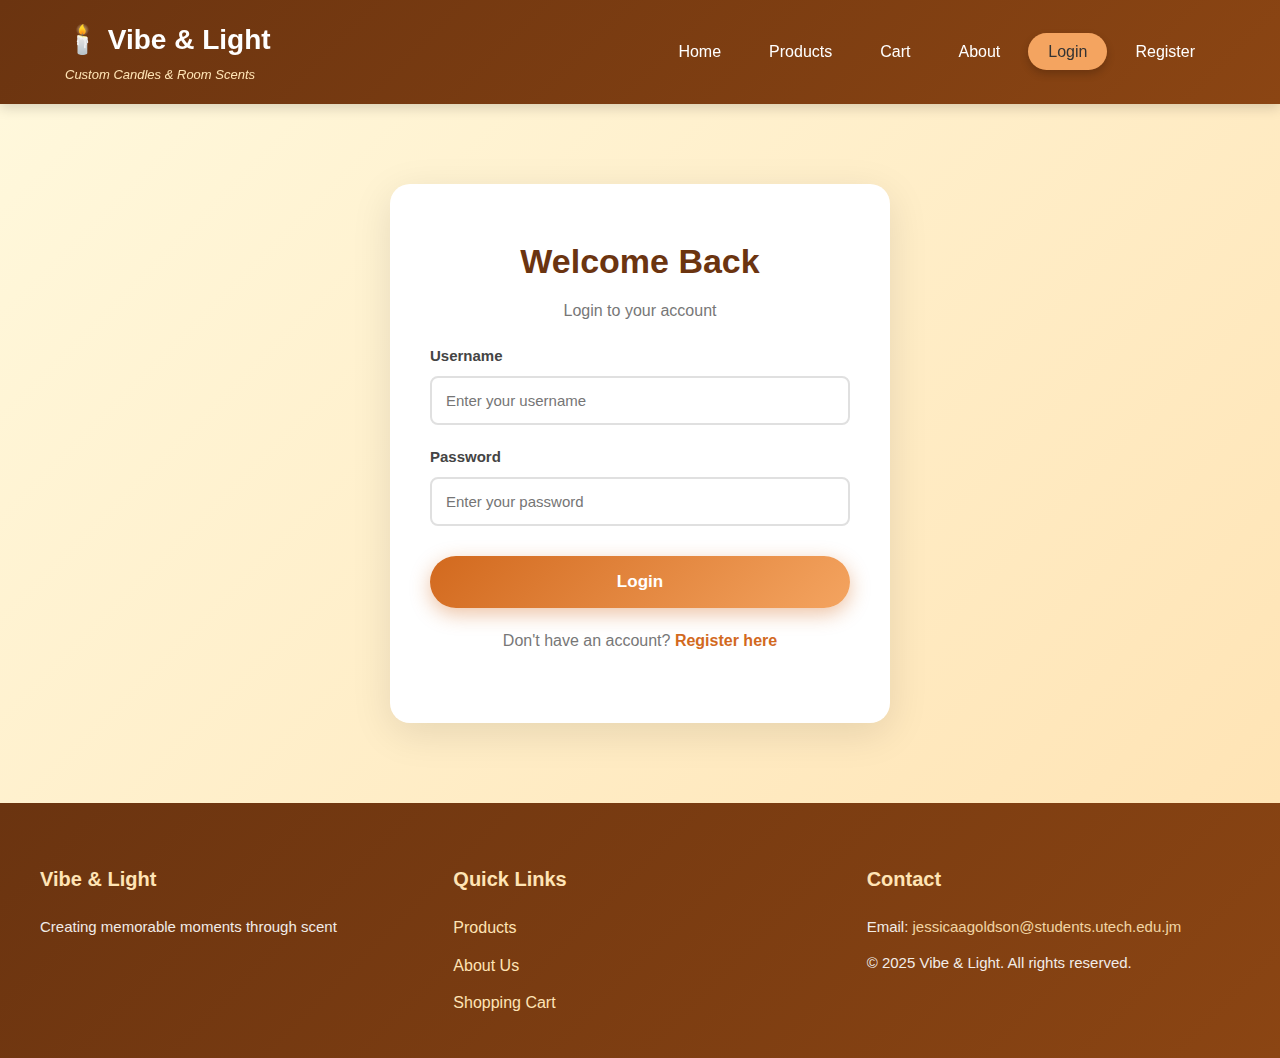
<file: login.html>
<!DOCTYPE html>
<html lang="en">
<head>
    <meta charset="UTF-8">
    <meta name="viewport" content="width=device-width, initial-scale=1.0">
    <title>Login - Vibe & Light</title>
    <link rel="stylesheet" href="style.css">
</head>
<body>
    <!-- Navigation -->
    <nav>
        <div class="nav-container">
            <div class="logo">
                <h1>🕯️ Vibe & Light</h1>
                <p>Custom Candles & Room Scents</p>
            </div>
            <ul>
                <li><a href="index.html">Home</a></li>
                <li><a href="products.html">Products</a></li>
                <li><a href="cart.html">Cart</a></li>
                <li><a href="about.html">About</a></li>
                <li><a href="login.html" class="active">Login</a></li>
                <li><a href="register.html">Register</a></li>
            </ul>
        </div>
    </nav>

    <!-- Login Form -->
    <div class="form-page">
        <div class="form-box">
            <h1>Welcome Back</h1>
            <p>Login to your account</p>

            <form onsubmit="return validateLogin()">
                <label>Username</label>
                <input type="text" id="username" required placeholder="Enter your username">
                <span class="error" id="usernameError"></span>

                <label>Password</label>
                <input type="password" id="password" required placeholder="Enter your password">
                <span class="error" id="passwordError"></span>

                <button type="submit">Login</button>
            </form>

            <p style="text-align: center; margin-top: 20px;">
                Don't have an account? <a href="register.html">Register here</a>
            </p>
        </div>
    </div>

    <!-- Footer -->
    <footer>
        <div class="footer-content">
            <div class="footer-section">
                <h3>Vibe & Light</h3>
                <p>Creating memorable moments through scent</p>
            </div>
            <div class="footer-section">
                <h3>Quick Links</h3>
                <ul>
                    <li><a href="products.html">Products</a></li>
                    <li><a href="about.html">About Us</a></li>
                    <li><a href="cart.html">Shopping Cart</a></li>
                </ul>
            </div>
            <div class="footer-section">
                <h3>Contact</h3>
                <p>Email: <a href="mailto:jessicaagoldson@students.utech.edu.jm">jessicaagoldson@students.utech.edu.jm</a></p>
                <p>&copy; 2025 Vibe & Light. All rights reserved.</p>
            </div>
        </div>
    </footer>

    <script src="script.js"></script>
</body>
</html>
</file>
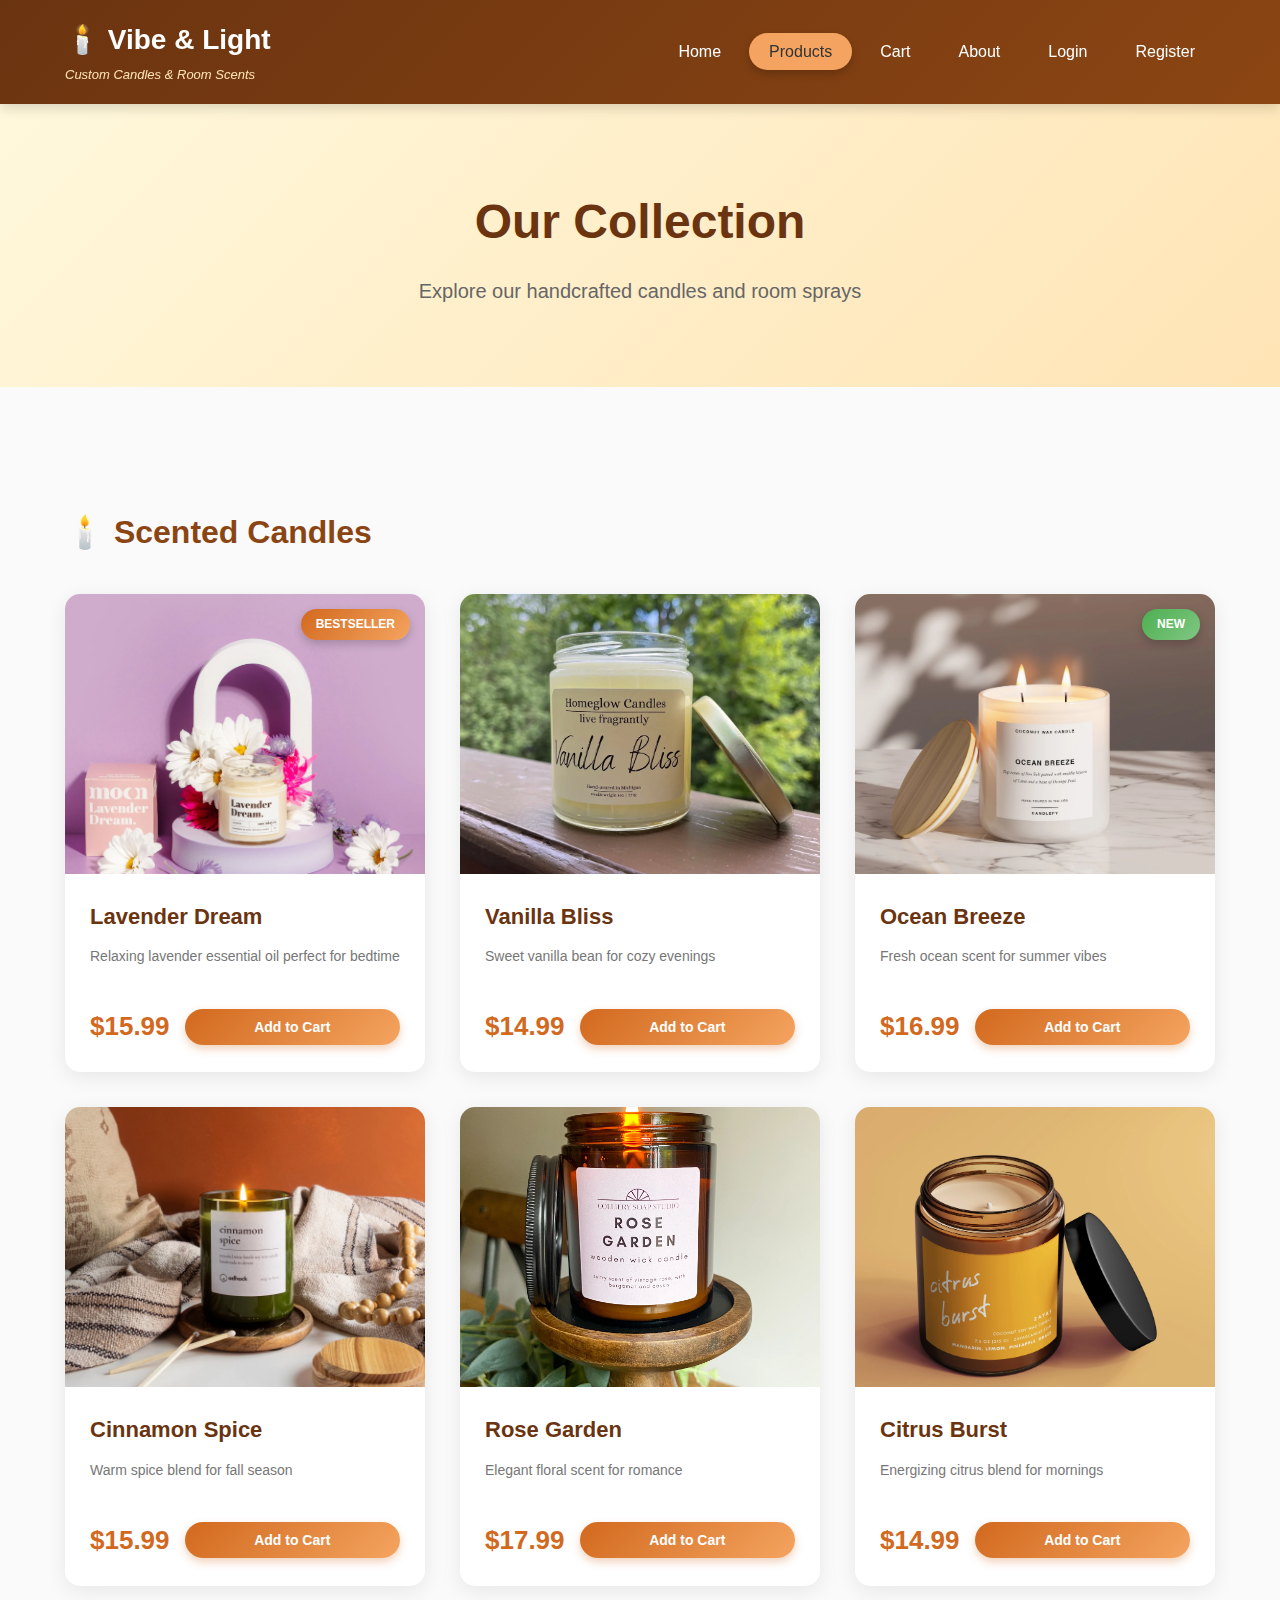
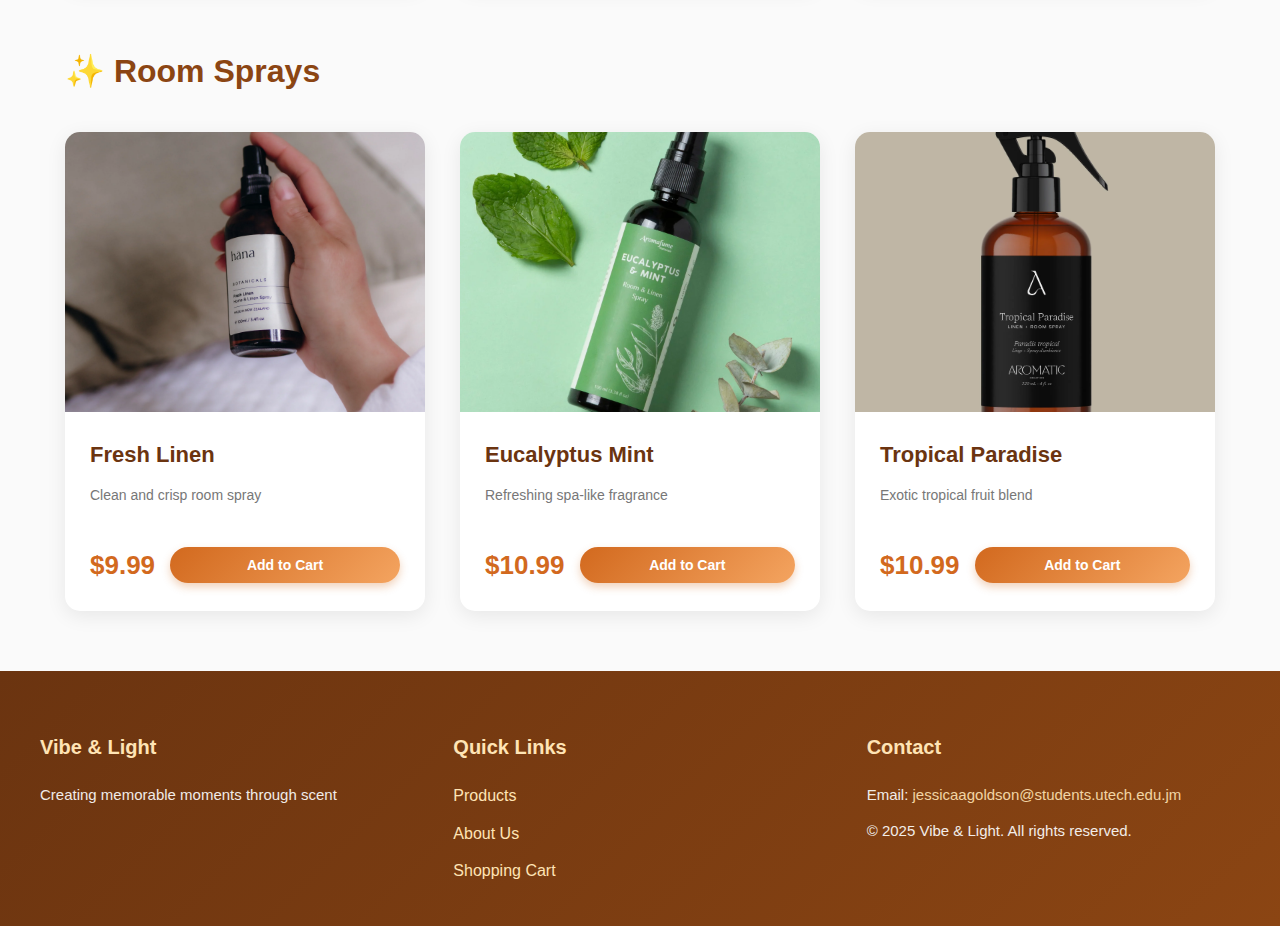
<file: products.html>
<!DOCTYPE html>
<html lang="en">
<head>
    <meta charset="UTF-8">
    <meta name="viewport" content="width=device-width, initial-scale=1.0">
    <meta name="description" content="Browse our collection of handcrafted candles and room sprays">
    <title>Products - Vibe & Light</title>
    <link rel="stylesheet" href="style.css">
</head>
<body>
    <!-- Navigation -->
    <nav>
        <div class="nav-container">
            <div class="logo">
                <h1>🕯️ Vibe & Light</h1>
                <p>Custom Candles & Room Scents</p>
            </div>
            <ul>
                <li><a href="index.html">Home</a></li>
                <li><a href="products.html" class="active">Products</a></li>
                <li><a href="cart.html">Cart</a></li>
                <li><a href="about.html">About</a></li>
                <li><a href="login.html">Login</a></li>
                <li><a href="register.html">Register</a></li>
            </ul>
        </div>
    </nav>

    <!-- Products Header -->
    <section class="products-header">
        <h1>Our Collection</h1>
        <p>Explore our handcrafted candles and room sprays</p>
    </section>

    <!-- Candles Section -->
    <section class="container">
        <h2 class="category-title">🕯️ Scented Candles</h2>
        <div class="products-grid">
            <div class="product-card">
                <div class="product-image">
                    <img src="Assets/lavender_dream.jpg" alt="Lavender Dream Candle">
                    <span class="badge">Bestseller</span>
                </div>
                <div class="product-info">
                    <h3>Lavender Dream</h3>
                    <p class="description">Relaxing lavender essential oil perfect for bedtime</p>
                    <div class="product-footer">
                        <p class="price">$15.99</p>
                        <button class="btn-cart" onclick="addToCart('Lavender Dream', 15.99)">Add to Cart</button>
                    </div>
                </div>
            </div>

            <div class="product-card">
                <div class="product-image">
                    <img src="Assets/Vanilla_Bliss.jpg" alt="Vanilla Bliss Candle">
                </div>
                <div class="product-info">
                    <h3>Vanilla Bliss</h3>
                    <p class="description">Sweet vanilla bean for cozy evenings</p>
                    <div class="product-footer">
                        <p class="price">$14.99</p>
                        <button class="btn-cart" onclick="addToCart('Vanilla Bliss', 14.99)">Add to Cart</button>
                    </div>
                </div>
            </div>

            <div class="product-card">
                <div class="product-image">
                    <img src="Assets/Ocean_Breeze.jpg" alt="Ocean Breeze Candle">
                    <span class="badge new">New</span>
                </div>
                <div class="product-info">
                    <h3>Ocean Breeze</h3>
                    <p class="description">Fresh ocean scent for summer vibes</p>
                    <div class="product-footer">
                        <p class="price">$16.99</p>
                        <button class="btn-cart" onclick="addToCart('Ocean Breeze', 16.99)">Add to Cart</button>
                    </div>
                </div>
            </div>

            <div class="product-card">
                <div class="product-image">
                    <img src="Assets/Cinnamon_Spice.jpg" alt="Cinnamon Spice Candle">
                </div>
                <div class="product-info">
                    <h3>Cinnamon Spice</h3>
                    <p class="description">Warm spice blend for fall season</p>
                    <div class="product-footer">
                        <p class="price">$15.99</p>
                        <button class="btn-cart" onclick="addToCart('Cinnamon Spice', 15.99)">Add to Cart</button>
                    </div>
                </div>
            </div>

            <div class="product-card">
                <div class="product-image">
                    <img src="Assets/Rose_Garden.jpg" alt="Rose Garden Candle">
                </div>
                <div class="product-info">
                    <h3>Rose Garden</h3>
                    <p class="description">Elegant floral scent for romance</p>
                    <div class="product-footer">
                        <p class="price">$17.99</p>
                        <button class="btn-cart" onclick="addToCart('Rose Garden', 17.99)">Add to Cart</button>
                    </div>
                </div>
            </div>

            <div class="product-card">
                <div class="product-image">
                    <img src="Assets/Citrus_Burst.jpg" alt="Citrus Burst Candle">
                </div>
                <div class="product-info">
                    <h3>Citrus Burst</h3>
                    <p class="description">Energizing citrus blend for mornings</p>
                    <div class="product-footer">
                        <p class="price">$14.99</p>
                        <button class="btn-cart" onclick="addToCart('Citrus Burst', 14.99)">Add to Cart</button>
                    </div>
                </div>
            </div>
        </div>

        <!-- Room Sprays Section -->
        <h2 class="category-title">✨ Room Sprays</h2>
        <div class="products-grid">
            <div class="product-card">
                <div class="product-image">
                    <img src="Assets/Fresh_Linen.jpg" alt="Fresh Linen Room Spray">
                </div>
                <div class="product-info">
                    <h3>Fresh Linen</h3>
                    <p class="description">Clean and crisp room spray</p>
                    <div class="product-footer">
                        <p class="price">$9.99</p>
                        <button class="btn-cart" onclick="addToCart('Fresh Linen Spray', 9.99)">Add to Cart</button>
                    </div>
                </div>
            </div>

            <div class="product-card">
                <div class="product-image">
                    <img src="Assets/Eucalyptus_Mint.jpg" alt="Eucalyptus Mint Room Spray">
                </div>
                <div class="product-info">
                    <h3>Eucalyptus Mint</h3>
                    <p class="description">Refreshing spa-like fragrance</p>
                    <div class="product-footer">
                        <p class="price">$10.99</p>
                        <button class="btn-cart" onclick="addToCart('Eucalyptus Mint Spray', 10.99)">Add to Cart</button>
                    </div>
                </div>
            </div>

            <div class="product-card">
                <div class="product-image">
                    <img src="Assets/Tropical.jpg" alt="Tropical Paradise Room Spray">
                </div>
                <div class="product-info">
                    <h3>Tropical Paradise</h3>
                    <p class="description">Exotic tropical fruit blend</p>
                    <div class="product-footer">
                        <p class="price">$10.99</p>
                        <button class="btn-cart" onclick="addToCart('Tropical Paradise Spray', 10.99)">Add to Cart</button>
                    </div>
                </div>
            </div>
        </div>
    </section>

    <!-- Footer -->
    <footer>
        <div class="footer-content">
            <div class="footer-section">
                <h3>Vibe & Light</h3>
                <p>Creating memorable moments through scent</p>
            </div>
            <div class="footer-section">
                <h3>Quick Links</h3>
                <ul>
                    <li><a href="products.html">Products</a></li>
                    <li><a href="about.html">About Us</a></li>
                    <li><a href="cart.html">Shopping Cart</a></li>
                </ul>
            </div>
            <div class="footer-section">
                <h3>Contact</h3>
                <p>Email: <a href="mailto:jessicaagoldson@students.utech.edu.jm">jessicaagoldson@students.utech.edu.jm</a></p>
                <p>&copy; 2025 Vibe & Light. All rights reserved.</p>
            </div>
        </div>
    </footer>

    <script src="script.js"></script>
</body>
</html>
</file>
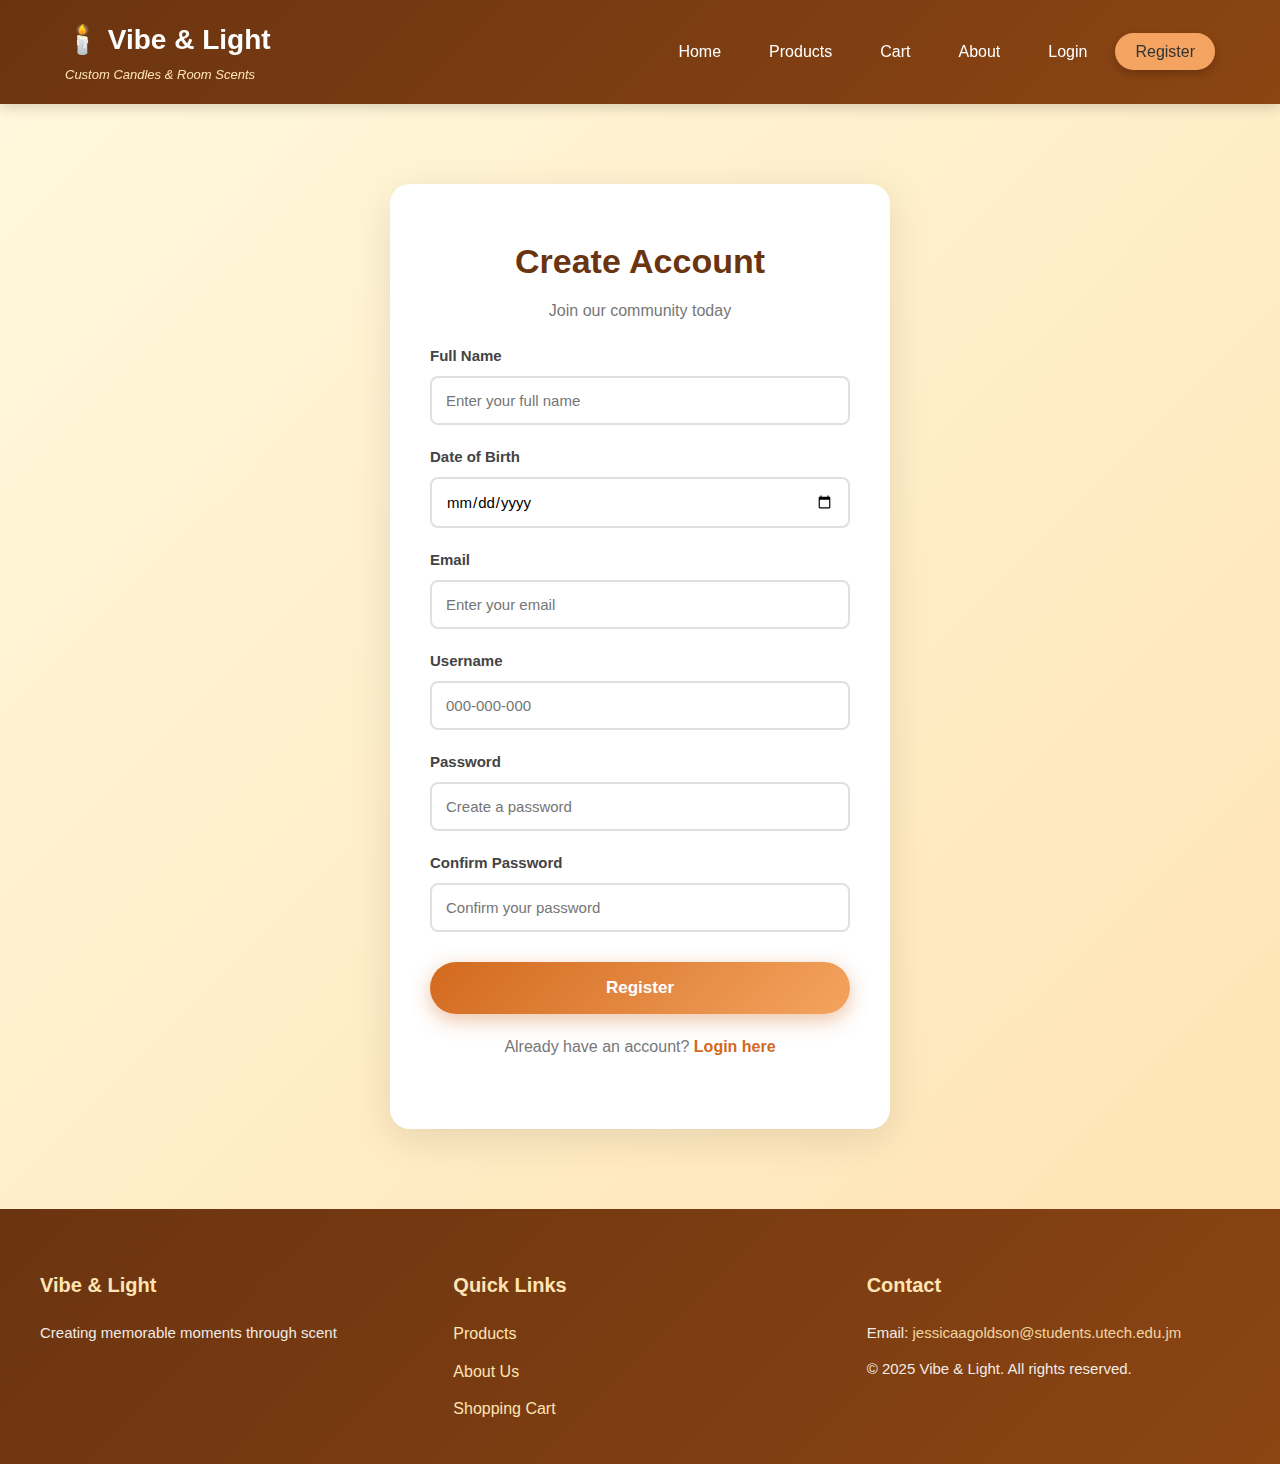
<file: register.html>
<!DOCTYPE html>
<html lang="en">
<head>
    <meta charset="UTF-8">
    <meta name="viewport" content="width=device-width, initial-scale=1.0">
    <title>Register - Vibe & Light</title>
    <link rel="stylesheet" href="style.css">
</head>
<body>
    <!-- Navigation -->
    <nav>
        <div class="nav-container">
            <div class="logo">
                <h1>🕯️ Vibe & Light</h1>
                <p>Custom Candles & Room Scents</p>
            </div>
            <ul>
                <li><a href="index.html">Home</a></li>
                <li><a href="products.html">Products</a></li>
                <li><a href="cart.html">Cart</a></li>
                <li><a href="about.html">About</a></li>
                <li><a href="login.html">Login</a></li>
                <li><a href="register.html" class="active">Register</a></li>
            </ul>
        </div>
    </nav>

    <!-- Register Form -->
    <div class="form-page">
        <div class="form-box">
            <h1>Create Account</h1>
            <p>Join our community today</p>

            <form onsubmit="return validateRegister()">
                <label>Full Name</label>
                <input type="text" id="fullName" required placeholder="Enter your full name">
                <span class="error" id="nameError"></span>

                <label>Date of Birth</label>
                <input type="date" id="dob" required>
                <span class="error" id="dobError"></span>

                <label>Email</label>
                <input type="email" id="email" required placeholder="Enter your email">
                <span class="error" id="emailError"></span>

                <label>Username</label>
<input type="text"
       id="regUsername"
       required
       placeholder="000-000-000"
       pattern="\d{3}-\d{3}-\d{3}"
       title="TRN must be in the format 000-000-000">
<span class="error" id="usernameError"></span>

                <label>Password</label>
                <input type="password" id="regPassword" required placeholder="Create a password">
                <span class="error" id="passwordError"></span>

                <label>Confirm Password</label>
                <input type="password" id="confirmPassword" required placeholder="Confirm your password">
                <span class="error" id="confirmError"></span>

                <button type="submit">Register</button>
            </form>

            <p style="text-align: center; margin-top: 20px;">
                Already have an account? <a href="login.html">Login here</a>
            </p>
        </div>
    </div>

    <!-- Footer -->
    <footer>
        <div class="footer-content">
            <div class="footer-section">
                <h3>Vibe & Light</h3>
                <p>Creating memorable moments through scent</p>
            </div>
            <div class="footer-section">
                <h3>Quick Links</h3>
                <ul>
                    <li><a href="products.html">Products</a></li>
                    <li><a href="about.html">About Us</a></li>
                    <li><a href="cart.html">Shopping Cart</a></li>
                </ul>
            </div>
            <div class="footer-section">
                <h3>Contact</h3>
                <p>Email: <a href="mailto:jessicaagoldson@students.utech.edu.jm">jessicaagoldson@students.utech.edu.jm</a></p>
                <p>&copy; 2025 Vibe & Light. All rights reserved.</p>
            </div>
        </div>
    </footer>

    <script src="script.js"></script>
</body>
</html>
</file>
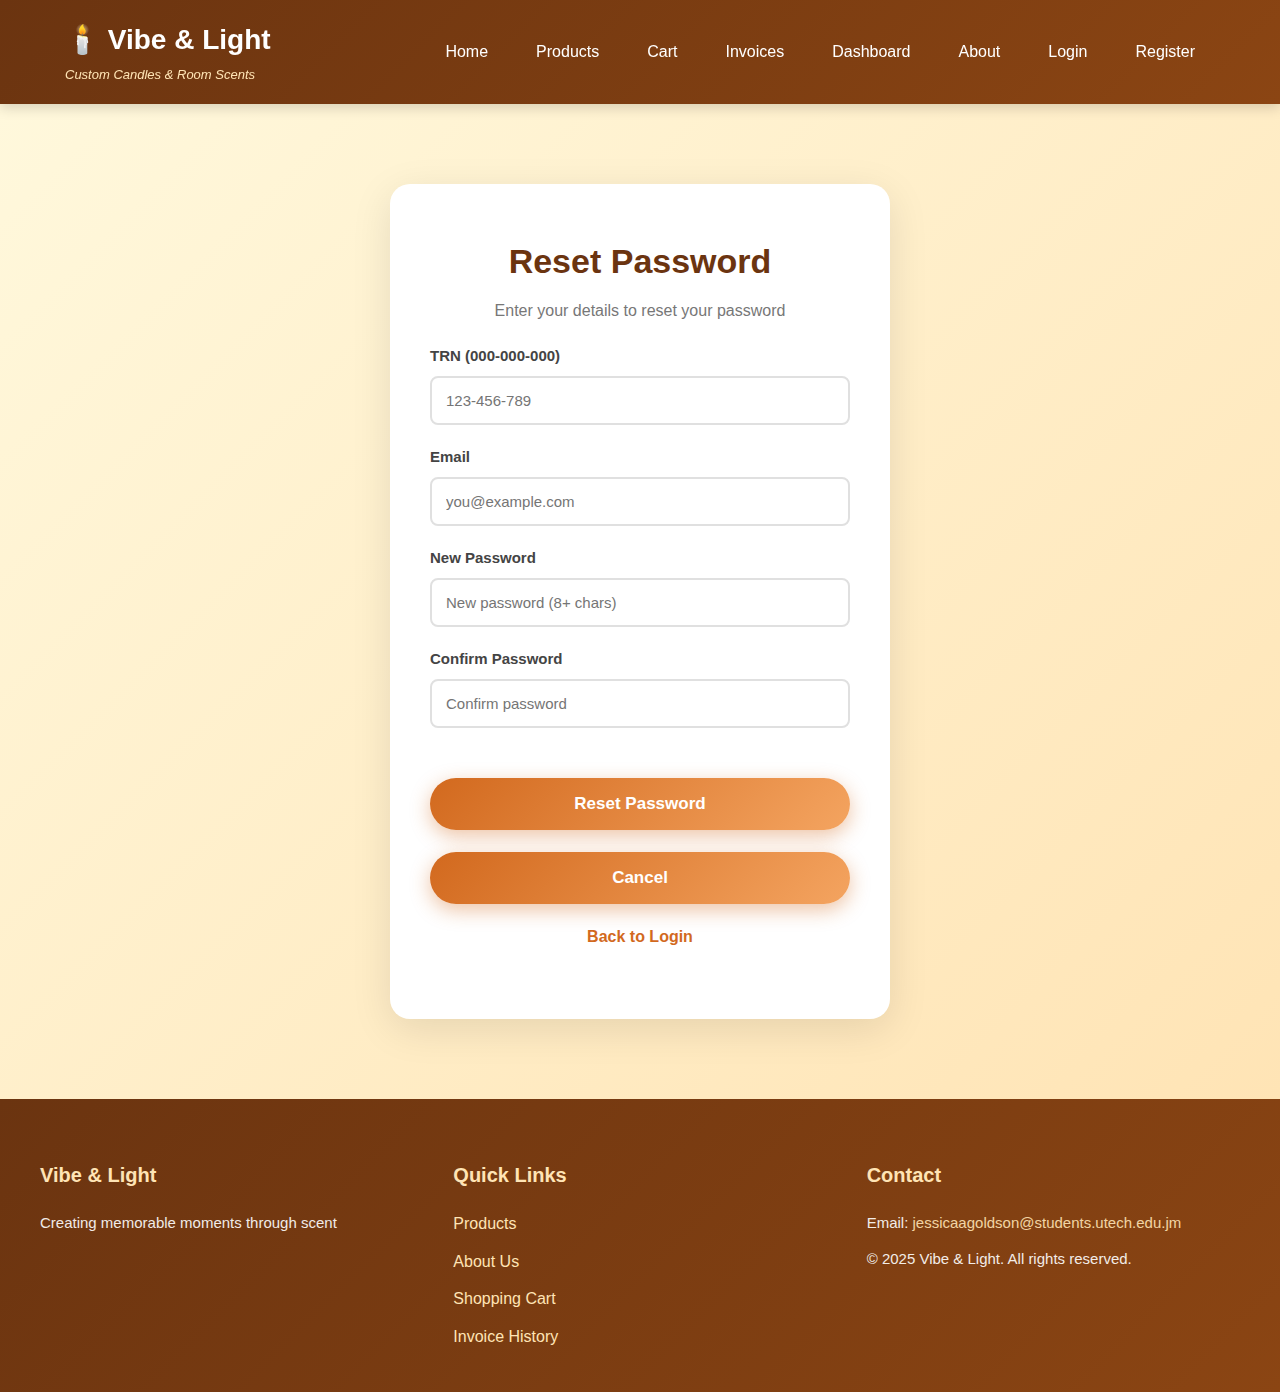
<file: reset-password.html>
<!DOCTYPE html>
<html lang="en">
<head>
    <meta charset="UTF-8">
    <meta name="viewport" content="width=device-width, initial-scale=1.0">
    <title>Reset Password - Vibe & Light</title>
    <link rel="stylesheet" href="style.css">
</head>
<body>
    <nav>
        <div class="nav-container">
            <div class="logo">
                <h1>🕯️ Vibe & Light</h1>
                <p>Custom Candles & Room Scents</p>
            </div>
            <ul>
                <li><a href="index.html">Home</a></li>
                <li><a href="products.html">Products</a></li>
                <li><a href="cart.html">Cart</a></li>
                <li><a href="invoice-history.html">Invoices</a></li>
                <li><a href="dashboard.html">Dashboard</a></li>
                <li><a href="about.html">About</a></li>
                <li><a href="login.html">Login</a></li>
                <li><a href="register.html">Register</a></li>
            </ul>
        </div>
    </nav>

    <div class="form-page">
        <div class="form-box">
            <h1>Reset Password</h1>
            <p>Enter your details to reset your password</p>

            <form id="resetForm" onsubmit="return processPasswordReset();">
                <label>TRN (000-000-000)</label>
                <input type="text" id="resetTrn" placeholder="123-456-789" required>
                <span class="error" id="resetTrnError"></span>

                <label>Email</label>
                <input type="email" id="resetEmail" placeholder="you@example.com" required>
                <span class="error" id="resetEmailError"></span>

                <label>New Password</label>
                <input type="password" id="resetPassword" placeholder="New password (8+ chars)" required>
                <span class="error" id="resetPasswordError"></span>

                <label>Confirm Password</label>
                <input type="password" id="resetConfirm" placeholder="Confirm password" required>
                <span class="error" id="resetConfirmError"></span>

                <div class="form-buttons">
                    <button type="submit">Reset Password</button>
                    <button type="button" onclick="window.location.href='login.html'">Cancel</button>
                </div>
            </form>

            <p class="form-signup-link">
                <a href="login.html">Back to Login</a>
            </p>
        </div>
    </div>

    <footer>
        <div class="footer-content">
            <div class="footer-section">
                <h3>Vibe & Light</h3>
                <p>Creating memorable moments through scent</p>
            </div>
            <div class="footer-section">
                <h3>Quick Links</h3>
                <ul>
                    <li><a href="products.html">Products</a></li>
                    <li><a href="about.html">About Us</a></li>
                    <li><a href="cart.html">Shopping Cart</a></li>
                    <li><a href="invoice-history.html">Invoice History</a></li>
                </ul>
            </div>
            <div class="footer-section">
                <h3>Contact</h3>
                <p>Email: <a href="mailto:jessicaagoldson@students.utech.edu.jm">jessicaagoldson@students.utech.edu.jm</a></p>
                <p>&copy; 2025 Vibe & Light. All rights reserved.</p>
            </div>
        </div>
    </footer>

    <script src="script.js"></script>
</body>
</html>
</file>
<file: style.css>
/* ====================================
   IA#2: CSS for Vibe & Light E-Commerce
   ==================================== */

/* IA#2: Reset */
* {
    margin: 0;
    padding: 0;
    box-sizing: border-box;
}

/* IA#2: Element selector - Body */
body {
    font-family: 'Segoe UI', Tahoma, Geneva, Verdana, sans-serif;
    line-height: 1.6;
    color: #333;
    background-color: #fafafa;
}

/* ====================================
   IA#2: NAVIGATION
   ==================================== */

nav {
    background: linear-gradient(135deg, #6B3410 0%, #8B4513 100%);
    padding: 0;
    box-shadow: 0 4px 12px rgba(0, 0, 0, 0.15);
    position: sticky;
    top: 0;
    z-index: 1000;
}

.nav-container {
    max-width: 1200px;
    margin: 0 auto;
    padding: 18px 25px;
    display: flex;
    justify-content: space-between;
    align-items: center;
}

/* IA#2: Descendant selector */
nav .logo h1 {
    color: #ffffff;
    font-size: 28px;
    margin-bottom: 2px;
    font-weight: 600;
}

nav .logo p {
    color: #FFE4B5;
    font-size: 13px;
    font-style: italic;
}

nav ul {
    list-style: none;
    display: flex;
    gap: 8px;
}

nav ul li a {
    color: #ffffff;
    text-decoration: none;
    padding: 10px 20px;
    border-radius: 25px;
    transition: all 0.3s ease;
    font-weight: 500;
}

/* IA#2: Pseudo-class selector */
nav ul li a:hover {
    background-color: rgba(255, 255, 255, 0.2);
    transform: translateY(-2px);
}

/* IA#2: Class selector */
nav ul li a.active {
    background-color: #F4A460;
    color: #333;
    box-shadow: 0 4px 8px rgba(0, 0, 0, 0.2);
}

/* ====================================
   IA#2: HERO SECTION
   ==================================== */

.hero {
    background: linear-gradient(135deg, rgba(107, 52, 16, 0.85), rgba(139, 69, 19, 0.85)), 
                url('https://images.pexels.com/photos/1028628/pexels-photo-1028628.jpeg?auto=compress&cs=tinysrgb&w=1200');
    background-size: cover;
    background-position: center;
    background-attachment: fixed;
    min-height: 550px;
    display: flex;
    align-items: center;
    justify-content: center;
    text-align: center;
    position: relative;
    color: white;
}

.hero-overlay {
    position: absolute;
    top: 0;
    left: 0;
    width: 100%;
    height: 100%;
    background: rgba(0, 0, 0, 0.3);
}

.hero-content {
    position: relative;
    z-index: 2;
    max-width: 800px;
    padding: 40px 20px;
}

.hero-content h2 {
    font-size: 52px;
    margin-bottom: 20px;
    font-weight: 700;
    text-shadow: 2px 2px 8px rgba(0, 0, 0, 0.5);
}

.hero-content p {
    font-size: 22px;
    margin-bottom: 35px;
    opacity: 0.95;
}

/* ====================================
   IA#2: BUTTONS
   ==================================== */

.btn-primary,
button {
    background: linear-gradient(135deg, #D2691E 0%, #F4A460 100%);
    color: #ffffff;
    padding: 15px 40px;
    border: none;
    border-radius: 30px;
    cursor: pointer;
    text-decoration: none;
    display: inline-block;
    font-size: 16px;
    font-weight: 600;
    transition: all 0.3s ease;
    box-shadow: 0 6px 20px rgba(210, 105, 30, 0.4);
}

/* IA#2: Pseudo-class */
.btn-primary:hover,
button:hover {
    transform: translateY(-3px);
    box-shadow: 0 8px 25px rgba(210, 105, 30, 0.6);
}

.btn-cart {
    background: linear-gradient(135deg, #D2691E 0%, #F4A460 100%);
    color: #ffffff;
    padding: 10px 20px;
    border: none;
    border-radius: 20px;
    cursor: pointer;
    font-size: 14px;
    font-weight: 600;
    transition: all 0.3s ease;
    box-shadow: 0 4px 8px rgba(210, 105, 30, 0.3);
    width: 100%;
}

.btn-cart:hover {
    transform: translateY(-2px);
    box-shadow: 0 6px 12px rgba(210, 105, 30, 0.4);
}

/* ====================================
   IA#2: CONTAINER AND SECTIONS
   ==================================== */

.container {
    max-width: 1200px;
    margin: 0 auto;
    padding: 60px 25px;
}

.section-title {
    text-align: center;
    font-size: 38px;
    color: #6B3410;
    margin-bottom: 50px;
    position: relative;
    font-weight: 700;
}

.section-title::after {
    content: '';
    position: absolute;
    bottom: -15px;
    left: 50%;
    transform: translateX(-50%);
    width: 100px;
    height: 4px;
    background: linear-gradient(90deg, #D2691E, #F4A460);
    border-radius: 2px;
}

.category-title {
    font-size: 32px;
    color: #8B4513;
    margin: 60px 0 35px 0;
    font-weight: 600;
}

.products-header {
    background: linear-gradient(135deg, #FFF8DC 0%, #FFE4B5 100%);
    padding: 80px 20px;
    text-align: center;
}

.products-header h1 {
    font-size: 48px;
    color: #6B3410;
    margin-bottom: 15px;
}

.products-header p {
    font-size: 20px;
    color: #666;
}

/* ====================================
   IA#2: PRODUCTS GRID
   ==================================== */

.products-grid {
    display: grid;
    grid-template-columns: repeat(auto-fill, minmax(300px, 1fr));
    gap: 35px;
    margin-top: 35px;
}

/* IA#2: Class selector - Product card */
.product-card {
    background-color: #ffffff;
    border-radius: 15px;
    overflow: hidden;
    box-shadow: 0 5px 20px rgba(0, 0, 0, 0.08);
    transition: all 0.4s ease;
    position: relative;
}

/* IA#2: Pseudo-class - Hover effect */
.product-card:hover {
    transform: translateY(-12px);
    box-shadow: 0 15px 40px rgba(0, 0, 0, 0.15);
}

.product-image {
    position: relative;
    overflow: hidden;
    height: 280px;
}

.product-image img {
    width: 100%;
    height: 100%;
    object-fit: cover;
    transition: transform 0.4s ease;
}

.product-card:hover .product-image img {
    transform: scale(1.1);
}

.badge {
    position: absolute;
    top: 15px;
    right: 15px;
    background: linear-gradient(135deg, #D2691E, #F4A460);
    color: white;
    padding: 6px 15px;
    border-radius: 20px;
    font-size: 12px;
    font-weight: 600;
    text-transform: uppercase;
    box-shadow: 0 4px 10px rgba(0, 0, 0, 0.2);
}

.badge.new {
    background: linear-gradient(135deg, #4CAF50, #81C784);
}

.product-info {
    padding: 25px;
}

.product-info h3 {
    color: #6B3410;
    margin-bottom: 12px;
    font-size: 22px;
    font-weight: 600;
}

.product-info .description {
    color: #777;
    font-size: 14px;
    margin-bottom: 18px;
    min-height: 42px;
    line-height: 1.5;
}

.product-footer {
    display: flex;
    justify-content: space-between;
    align-items: center;
    gap: 15px;
}

.product-info .price {
    font-size: 26px;
    font-weight: 700;
    color: #D2691E;
}

/* ====================================
   IA#2: FEATURES SECTION
   ==================================== */

.features-section {
    background: linear-gradient(135deg, #FFF8DC 0%, #FFE4B5 100%);
    padding: 80px 20px;
}

.features-grid {
    display: grid;
    grid-template-columns: repeat(auto-fit, minmax(250px, 1fr));
    gap: 35px;
    margin-top: 50px;
}

.feature-card {
    background-color: #ffffff;
    padding: 40px 30px;
    border-radius: 15px;
    text-align: center;
    box-shadow: 0 8px 25px rgba(0, 0, 0, 0.08);
    transition: all 0.3s ease;
    border: 2px solid transparent;
}

.feature-card:hover {
    transform: translateY(-8px);
    box-shadow: 0 12px 35px rgba(0, 0, 0, 0.12);
    border-color: #F4A460;
}

.feature-icon {
    font-size: 50px;
    margin-bottom: 20px;
}

.feature-card h3 {
    color: #6B3410;
    margin-bottom: 15px;
    font-size: 22px;
    font-weight: 600;
}

.feature-card p {
    color: #666;
    font-size: 15px;
    line-height: 1.6;
}

/* ====================================
   IA#2: CTA SECTION
   ==================================== */

.cta-section {
    background: linear-gradient(135deg, #6B3410 0%, #8B4513 100%);
    padding: 80px 20px;
    text-align: center;
    color: white;
}

.cta-content h2 {
    font-size: 40px;
    margin-bottom: 20px;
    font-weight: 700;
}

.cta-content p {
    font-size: 20px;
    margin-bottom: 35px;
    opacity: 0.9;
}

/* ====================================
   IA#2: FORM PAGES
   ==================================== */

.form-page {
    background: linear-gradient(135deg, #FFF8DC 0%, #FFE4B5 100%);
    padding: 80px 20px;
    min-height: calc(100vh - 300px);
}

.form-box {
    max-width: 500px;
    margin: 0 auto;
    background-color: #ffffff;
    padding: 50px 40px;
    border-radius: 20px;
    box-shadow: 0 10px 40px rgba(0, 0, 0, 0.1);
}

.form-box h1 {
    color: #6B3410;
    margin-bottom: 12px;
    text-align: center;
    font-size: 34px;
    font-weight: 700;
}

.form-box p {
    text-align: center;
    color: #777;
    margin-bottom: 35px;
    font-size: 16px;
}

.form-box label {
    display: block;
    margin-bottom: 8px;
    color: #444;
    font-weight: 600;
    font-size: 15px;
}

.form-box input,
.form-box select,
.form-box textarea {
    width: 100%;
    padding: 14px;
    margin-bottom: 20px;
    border: 2px solid #e0e0e0;
    border-radius: 8px;
    font-size: 15px;
    font-family: inherit;
    transition: all 0.3s ease;
}

.form-box select {
    background-color: white;
    cursor: pointer;
    appearance: none;
    -webkit-appearance: none;
    -moz-appearance: none;
    background-image: url("data:image/svg+xml;charset=UTF-8,%3csvg xmlns='http://www.w3.org/2000/svg' viewBox='0 0 24 24' fill='none' stroke='currentColor' stroke-width='2' stroke-linecap='round' stroke-linejoin='round'%3e%3cpolyline points='6 9 12 15 18 9'%3e%3c/polyline%3e%3c/svg%3e");
    background-repeat: no-repeat;
    background-position: right 1rem center;
    background-size: 1em;
}

/* IA#2: Pseudo-class - Focus state */
.form-box input:focus,
.form-box select:focus,
.form-box textarea:focus {
    outline: none;
    border-color: #D2691E;
    box-shadow: 0 0 0 3px rgba(210, 105, 30, 0.1);
}

.form-error {
    color: #d32f2f;
    font-size: 13px;
    display: block;
    margin-top: -15px;
    margin-bottom: 15px;
    font-weight: 500;
}

.form-buttons {
    display: flex;
    flex-direction: column;
    gap: 12px;
    margin-top: 20px;
}

.form-buttons button {
    width: 100%;
    padding: 16px;
    font-size: 17px;
}

.form-box button {
    width: 100%;
    padding: 16px;
    font-size: 17px;
    margin-top: 10px;
}

.form-forgot-password {
    margin-top: 12px;
    margin-bottom: 0;
}

.form-signup-link {
    text-align: center;
    margin-top: 20px;
}

.form-box a {
    color: #D2691E;
    text-decoration: none;
    font-weight: 600;
}

.form-box a:hover {
    text-decoration: underline;
}

/* ====================================
   IA#2: CART PAGE
   ==================================== */

table {
    width: 100%;
    border-collapse: collapse;
    margin-top: 30px;
    background-color: #ffffff;
    box-shadow: 0 5px 20px rgba(0, 0, 0, 0.08);
    border-radius: 12px;
    overflow: hidden;
}

/* IA#2: ID selector */
#cartTable th {
    background: linear-gradient(135deg, #6B3410, #8B4513);
    color: #ffffff;
    padding: 20px;
    text-align: left;
    font-size: 16px;
    font-weight: 600;
}

#cartTable td {
    padding: 20px;
    border-bottom: 1px solid #f0f0f0;
    font-size: 15px;
}

#cartTable tr:last-child td {
    border-bottom: none;
}

#cartTable input[type="number"] {
    padding: 8px;
    border: 2px solid #e0e0e0;
    border-radius: 6px;
    width: 70px;
    text-align: center;
}

/* IA#2: ID selector - Empty message */
#emptyMessage {
    text-align: center;
    padding: 100px 20px;
    background: linear-gradient(135deg, #FFF8DC, #FFE4B5);
    border-radius: 15px;
    margin-top: 40px;
}

#emptyMessage p {
    font-size: 22px;
    color: #666;
    margin-bottom: 30px;
}

/* IA#2: ID selector - Cart summary */
#cartSummary {
    max-width: 450px;
    margin: 50px auto;
    background-color: #ffffff;
    padding: 40px;
    border-radius: 15px;
    box-shadow: 0 8px 30px rgba(0, 0, 0, 0.1);
}

#cartSummary h2 {
    color: #6B3410;
    margin-bottom: 30px;
    text-align: center;
    font-size: 28px;
    font-weight: 700;
}

#cartSummary p {
    display: flex;
    justify-content: space-between;
    margin-bottom: 18px;
    font-size: 16px;
    padding-bottom: 12px;
    border-bottom: 1px solid #f0f0f0;
}

#cartSummary h3 {
    display: flex;
    justify-content: space-between;
    color: #6B3410;
    font-size: 26px;
    margin-top: 25px;
    padding-top: 20px;
    border-top: 3px solid #D2691E;
    font-weight: 700;
}

/* ====================================
   IA#2: CHECKOUT PAGE
   ==================================== */

.checkout-summary {
    background: linear-gradient(135deg, #FFF8DC 0%, #FFE4B5 100%);
    padding: 60px 20px;
    margin-top: -20px;
}

.checkout-summary .form-box {
    max-width: 500px;
    margin: 0 auto;
}

.checkout-summary h2 {
    color: #6B3410;
    margin-bottom: 25px;
    text-align: center;
    font-size: 26px;
    font-weight: 700;
}

.checkout-summary p {
    display: flex;
    justify-content: space-between;
    margin-bottom: 15px;
    padding-bottom: 10px;
    border-bottom: 1px solid #f0f0f0;
    font-size: 16px;
}

.checkout-summary h3 {
    display: flex;
    justify-content: space-between;
    color: #6B3410;
    font-size: 24px;
    margin-top: 20px;
    padding-top: 15px;
    border-top: 3px solid #D2691E;
    font-weight: 700;
}

.security-badge {
    margin-top: 30px;
    padding: 20px;
    background: #f9f9f9;
    border-radius: 10px;
    text-align: center;
}

.badge-icon {
    font-size: 30px;
    margin-bottom: 10px;
}

.security-badge p {
    margin: 0;
    font-size: 14px;
    color: #666;
    border: none;
    padding: 0;
    display: block;
}

/* ====================================
   IA#2: ABOUT PAGE
   ==================================== */

.about-section {
    margin-bottom: 50px;
}

.about-section h2 {
    color: #6B3410;
    margin-bottom: 20px;
    font-size: 28px;
    font-weight: 700;
}

.about-section p {
    font-size: 16px;
    line-height: 1.8;
    color: #666;
}

.student-info,
.contact-info {
    background: linear-gradient(135deg, #FFF8DC, #FFE4B5);
    padding: 40px;
    border-radius: 15px;
    margin-bottom: 50px;
    border-left: 6px solid #D2691E;
    box-shadow: 0 5px 20px rgba(0, 0, 0, 0.08);
}

.student-info h2,
.contact-info h2 {
    color: #6B3410;
    margin-bottom: 25px;
    font-size: 26px;
    font-weight: 700;
}

.student-info p,
.contact-info p {
    margin-bottom: 15px;
    font-size: 16px;
    color: #444;
}

.contact-info {
    text-align: center;
}

/* ====================================
   IA#2: FOOTER
   ==================================== */

footer {
    background: linear-gradient(135deg, #6B3410 0%, #8B4513 100%);
    color: #ffffff;
    padding: 60px 20px 30px 20px;
}

.footer-content {
    max-width: 1200px;
    margin: 0 auto;
    display: grid;
    grid-template-columns: repeat(auto-fit, minmax(250px, 1fr));
    gap: 40px;
}

.footer-section h3 {
    margin-bottom: 20px;
    font-size: 20px;
    color: #FFE4B5;
}

.footer-section p {
    margin: 12px 0;
    font-size: 15px;
    opacity: 0.9;
}

.footer-section ul {
    list-style: none;
}

.footer-section ul li {
    margin-bottom: 12px;
}

footer a {
    color: #FFE4B5;
    text-decoration: none;
    transition: color 0.3s ease;
}

footer a:hover {
    color: #FFF8DC;
    text-decoration: underline;
}

/* ====================================
   IA#2: ABOUT PAGE STYLES
   ==================================== */

.about-header {
    background: linear-gradient(135deg, #FFF8DC 0%, #FFE4B5 100%);
    padding: 80px 20px;
    text-align: center;
}

.about-header h1 {
    font-size: 48px;
    color: #6B3410;
    margin-bottom: 15px;
    font-weight: 700;
}

.about-header p {
    font-size: 20px;
    color: #666;
}

.mission-vision {
    display: grid;
    grid-template-columns: 1fr 1fr;
    gap: 35px;
    margin-bottom: 60px;
}

.mission-box,
.vision-box {
    background: linear-gradient(135deg, #FFF8DC, #FFE4B5);
    padding: 40px;
    border-radius: 15px;
    box-shadow: 0 5px 20px rgba(0, 0, 0, 0.08);
    text-align: center;
}

.icon-large {
    font-size: 60px;
    margin-bottom: 20px;
}

.mission-box h2,
.vision-box h2 {
    color: #6B3410;
    margin-bottom: 20px;
    font-size: 28px;
    font-weight: 700;
}

.mission-box p,
.vision-box p {
    color: #666;
    font-size: 16px;
    line-height: 1.8;
}

.story-section {
    margin-bottom: 60px;
}

.story-content {
    display: grid;
    grid-template-columns: 1fr 1fr;
    gap: 40px;
    align-items: center;
}

.story-content img {
    width: 100%;
    height: 400px;
    object-fit: cover;
    border-radius: 15px;
    box-shadow: 0 8px 25px rgba(0, 0, 0, 0.1);
}

.story-text p {
    margin-bottom: 20px;
    font-size: 16px;
    line-height: 1.8;
    color: #666;
}

.why-choose {
    margin-bottom: 60px;
}

.developer-info {
    margin-bottom: 60px;
}

.info-card {
    background: linear-gradient(135deg, #FFF8DC, #FFE4B5);
    padding: 40px;
    border-radius: 15px;
    box-shadow: 0 5px 20px rgba(0, 0, 0, 0.08);
    border-left: 6px solid #D2691E;
}

.info-row {
    display: grid;
    grid-template-columns: 200px 1fr;
    padding: 15px 0;
    border-bottom: 1px solid rgba(107, 52, 16, 0.1);
}

.info-row:last-child {
    border-bottom: none;
}

.info-label {
    font-weight: 700;
    color: #6B3410;
    font-size: 16px;
}

.info-value {
    color: #666;
    font-size: 16px;
}

.info-value a {
    color: #D2691E;
    text-decoration: none;
    font-weight: 600;
}

.info-value a:hover {
    text-decoration: underline;
}

.contact-section {
    margin-bottom: 40px;
}

.contact-card {
    background: linear-gradient(135deg, #6B3410, #8B4513);
    color: white;
    padding: 60px 40px;
    border-radius: 15px;
    text-align: center;
    box-shadow: 0 8px 30px rgba(0, 0, 0, 0.2);
}

.contact-card h2 {
    margin: 20px 0;
    font-size: 32px;
}

.contact-card p {
    margin: 15px 0;
    font-size: 17px;
    opacity: 0.95;
}

.contact-email {
    margin: 30px 0;
    font-size: 19px;
}

.contact-email a {
    color: #FFE4B5;
    text-decoration: none;
    font-weight: 600;
}

.contact-email a:hover {
    color: #FFF8DC;
    text-decoration: underline;
}

/* Mobile responsive for about page */
@media (max-width: 949px) {
    .mission-vision {
        grid-template-columns: 1fr;
    }
    
    .story-content {
        grid-template-columns: 1fr;
    }
    
    .story-content img {
        height: 300px;
    }
    
    .info-row {
        grid-template-columns: 1fr;
        gap: 5px;
    }
    
    .about-header h1 {
        font-size: 36px;
    }
}

/* ====================================
   IA#2: ABOUT PAGE STYLES - END
   ==================================== */

/* ====================================
   IA#2: RESPONSIVE DESIGN
   ==================================== */

/* IA#2: Mobile view (max-width: 949px) */
@media (max-width: 949px) {
    .nav-container {
        flex-direction: column;
        gap: 15px;
    }
    
    nav ul {
        flex-wrap: wrap;
        justify-content: center;
        gap: 8px;
    }
    
    nav ul li a {
        padding: 8px 15px;
        font-size: 14px;
    }
    
    .hero-content h2 {
        font-size: 36px;
    }
    
    .hero-content p {
        font-size: 18px;
    }
    
    .section-title {
        font-size: 32px;
    }
    
    .products-grid {
        grid-template-columns: 1fr;
        gap: 25px;
    }
    
    .features-grid {
        grid-template-columns: 1fr;
    }
    
    .checkout {
        grid-template-columns: 1fr;
        gap: 30px;
    }
    
    .footer-content {
        grid-template-columns: 1fr;
        gap: 30px;
        text-align: center;
    }
    
    table {
        font-size: 13px;
    }
    
    #cartTable th,
    #cartTable td {
        padding: 12px 8px;
    }
}

/* IA#2: Tablet view (600px to 949px) */
@media (min-width: 600px) and (max-width: 949px) {
    .products-grid {
        grid-template-columns: repeat(2, 1fr);
    }
    
    .features-grid {
        grid-template-columns: repeat(2, 1fr);
    }
}

/* IA#2: Desktop view (min-width: 950px) */
@media (min-width: 950px) {
    .products-grid {
        grid-template-columns: repeat(3, 1fr);
    }
    
    .checkout {
        grid-template-columns: 1fr 1fr;
    }
}



/* ====================================
   ACCOUNT LOCKED PAGE STYLES
   ==================================== */

.locked-icon {
    font-size: 80px;
    text-align: center;
    margin-bottom: 20px;
    color: #d32f2f;
}

.locked-message {
    background: linear-gradient(135deg, #FFE4E6, #FFCDD2);
    padding: 20px;
    border-radius: 10px;
    margin: 25px 0;
    text-align: center;
    border-left: 4px solid #d32f2f;
}

.locked-message p {
    margin: 10px 0;
    color: #666;
    font-size: 15px;
}

.form-buttons-vertical {
    display: flex;
    flex-direction: column;
    gap: 15px;
    margin-top: 25px;
}

.btn-secondary {
    background: linear-gradient(135deg, #6B3410 0%, #8B4513 100%);
    color: #ffffff;
    padding: 15px 40px;
    border: none;
    border-radius: 30px;
    cursor: pointer;
    text-decoration: none;
    display: inline-block;
    font-size: 16px;
    font-weight: 600;
    transition: all 0.3s ease;
    box-shadow: 0 6px 20px rgba(107, 52, 16, 0.4);
    text-align: center;
}

.btn-secondary:hover {
    transform: translateY(-3px);
    box-shadow: 0 8px 25px rgba(107, 52, 16, 0.6);
}

.btn-home {
    background: linear-gradient(135deg, #999 0%, #666 100%);
    color: #ffffff;
    padding: 15px 40px;
    border: none;
    border-radius: 30px;
    cursor: pointer;
    text-decoration: none;
    display: inline-block;
    font-size: 16px;
    font-weight: 600;
    transition: all 0.3s ease;
    box-shadow: 0 6px 20px rgba(0, 0, 0, 0.2);
    text-align: center;
}

.btn-home:hover {
    transform: translateY(-3px);
    box-shadow: 0 8px 25px rgba(0, 0, 0, 0.3);
}

/* Update form-box for better spacing */
.form-box h1 {
    text-align: center;
    margin-bottom: 10px;
}

.form-box p {
    text-align: center;
    color: #777;
    margin-bottom: 20px;
}
</file>
